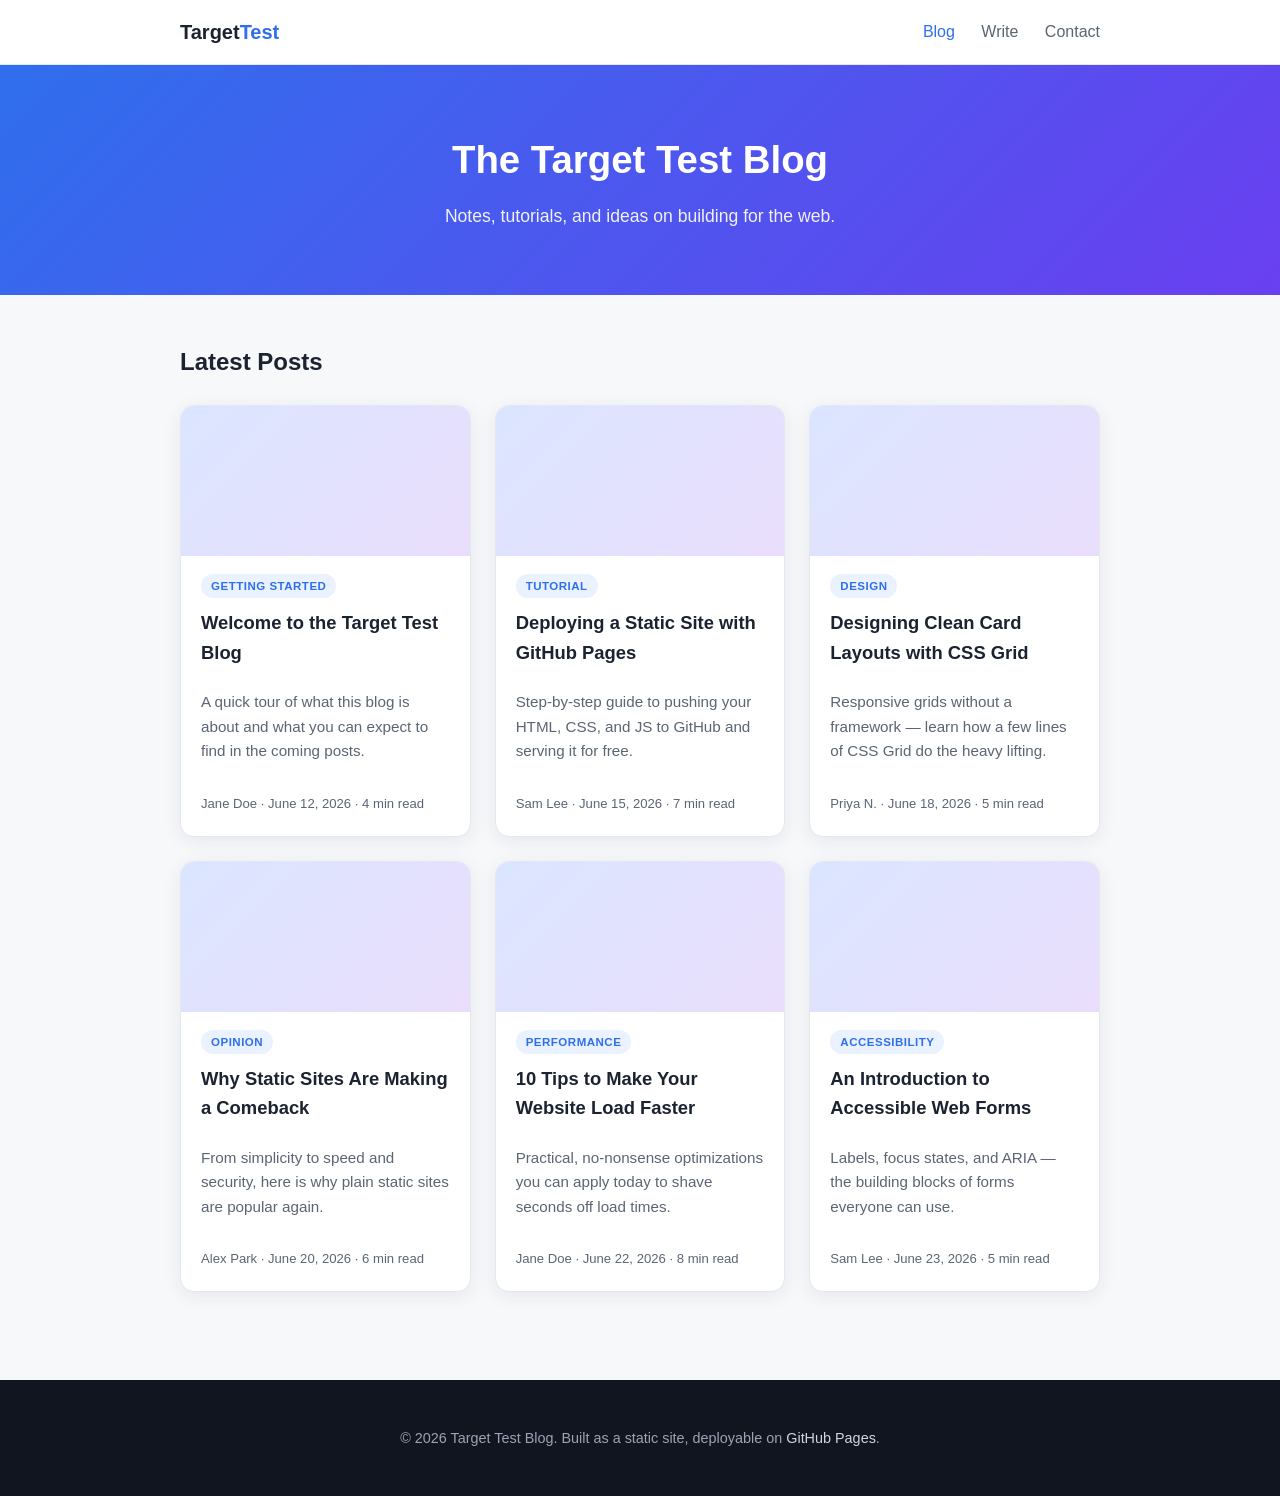
<file: index.html>
<!DOCTYPE html>
<html lang="en">
<head>
  <meta charset="UTF-8" />
  <meta name="viewport" content="width=device-width, initial-scale=1.0" />
  <title>Target Test Blog — Home</title>
  <link rel="stylesheet" href="css/style.css" />
  <script>
    
// AT_x0h0M8rffW9LOBzkKG51WxqqXo0
/**
 * @license
 * at.js 2.11.8 | (c) Adobe Systems Incorporated | All rights reserved
 * zepto.js | (c) 2010-2016 Thomas Fuchs | zeptojs.com/license
*/
window.adobe=window.adobe||{},window.adobe.target=function(){"use strict";var e=window,t=document,n=!t.documentMode||t.documentMode>=11;var r,o,i,c=t.compatMode&&"CSS1Compat"===t.compatMode&&n&&(r=window.navigator.userAgent,o=r.indexOf("MSIE ")>0,i=r.indexOf("Trident/")>0,!(o||i)),s=e.targetGlobalSettings;if(!c||s&&!1===s.enabled){function u(){}function a(e){var t={then:function(n,r){return n(e),t},catch:function(e){return t},finally:function(n){return n(e),t}};return t}return e.adobe=e.adobe||{},e.adobe.target={VERSION:"",event:{},getOffer:u,getOffers:a,applyOffer:u,applyOffers:a,sendNotifications:a,trackEvent:u,triggerView:u,registerExtension:u,init:u},e.mboxCreate=u,e.mboxDefine=u,e.mboxUpdate=u,"console"in e&&"warn"in e.console&&(c||e.console.warn("AT: Adobe Target content delivery is disabled. Update your DOCTYPE to support Standards mode."),e.console.warn("AT: Adobe Target content delivery is disabled in targetGlobalSettings.")),e.adobe.target}var f="undefined"!=typeof globalThis?globalThis:"undefined"!=typeof window?window:"undefined"!=typeof global?global:"undefined"!=typeof self?self:{};function l(e){if(e.__esModule)return e;var t=Object.defineProperty({},"__esModule",{value:!0});return Object.keys(e).forEach((function(n){var r=Object.getOwnPropertyDescriptor(e,n);Object.defineProperty(t,n,r.get?r:{enumerable:!0,get:function(){return e[n]}})})),t}
/*
	object-assign
	(c) Sindre Sorhus
	@license MIT
	*/var d=Object.getOwnPropertySymbols,p=Object.prototype.hasOwnProperty,h=Object.prototype.propertyIsEnumerable;function m(e){if(null==e)throw new TypeError("Object.assign cannot be called with null or undefined");return Object(e)}var g=function(){try{if(!Object.assign)return!1;var e=new String("abc");if(e[5]="de","5"===Object.getOwnPropertyNames(e)[0])return!1;for(var t={},n=0;n<10;n++)t["_"+String.fromCharCode(n)]=n;if("0123456789"!==Object.getOwnPropertyNames(t).map((function(e){return t[e]})).join(""))return!1;var r={};return"abcdefghijklmnopqrst".split("").forEach((function(e){r[e]=e})),"abcdefghijklmnopqrst"===Object.keys(Object.assign({},r)).join("")}catch(e){return!1}}()?Object.assign:function(e,t){for(var n,r,o=m(e),i=1;i<arguments.length;i++){for(var c in n=Object(arguments[i]))p.call(n,c)&&(o[c]=n[c]);if(d){r=d(n);for(var s=0;s<r.length;s++)h.call(n,r[s])&&(o[r[s]]=n[r[s]])}}return o};function v(e){return null==e}const{isArray:y}=Array,{prototype:b}=Object,{toString:x}=b;function w(e){return function(e){return x.call(e)}(e)}function S(e){const t=typeof e;return null!=e&&("object"===t||"function"===t)}function E(e){return!!S(e)&&"[object Function]"===w(e)}function T(e){return e}function C(e){return E(e)?e:T}function k(e){return v(e)?[]:Object.keys(e)}const I=(e,t)=>t.forEach(e),N=(e,t)=>{I(n=>e(t[n],n),k(t))},O=(e,t)=>t.filter(e),_=(e,t)=>{const n={};return N((t,r)=>{e(t,r)&&(n[r]=t)},t),n};function A(e,t){if(v(t))return[];return(y(t)?O:_)(C(e),t)}function P(e){return v(e)?[]:[].concat.apply([],e)}function q(e){var t=this;const n=e?e.length:0;let r=n;for(;r-=1;)if(!E(e[r]))throw new TypeError("Expected a function");return function(){let r=0;for(var o=arguments.length,i=new Array(o),c=0;c<o;c++)i[c]=arguments[c];let s=n?e[r].apply(t,i):i[0];for(;(r+=1)<n;)s=e[r].call(t,s);return s}}function M(e,t){if(v(t))return;(y(t)?I:N)(C(e),t)}function D(e){return null!=e&&"object"==typeof e}function R(e){return"string"==typeof e||!y(e)&&D(e)&&"[object String]"===w(e)}function L(e){if(!R(e))return-1;let t=0;const{length:n}=e;for(let r=0;r<n;r+=1)t=(t<<5)-t+e.charCodeAt(r)&4294967295;return t}function j(e){return null!=e&&function(e){return"number"==typeof e&&e>-1&&e%1==0&&e<=9007199254740991}(e.length)&&!E(e)}const V=(e,t)=>t.map(e);function H(e){return v(e)?[]:j(e)?R(e)?e.split(""):function(e){let t=0;const{length:n}=e,r=Array(n);for(;t<n;)r[t]=e[t],t+=1;return r}(e):(t=k(e),n=e,V(e=>n[e],t));var t,n}const{prototype:U}=Object,{hasOwnProperty:B}=U;function F(e){if(null==e)return!0;if(j(e)&&(y(e)||R(e)||E(e.splice)))return!e.length;for(const t in e)if(B.call(e,t))return!1;return!0}const{prototype:z}=String,{trim:$}=z;function J(e){return v(e)?"":$.call(e)}function Z(e){return R(e)?!J(e):F(e)}const G=e=>!Z(e);function K(e){return"number"==typeof e||D(e)&&"[object Number]"===w(e)}const{prototype:W}=Function,{prototype:X}=Object,{toString:Y}=W,{hasOwnProperty:Q}=X,ee=Y.call(Object);function te(e){if(!D(e)||"[object Object]"!==w(e))return!1;const t=function(e){return Object.getPrototypeOf(Object(e))}(e);if(null===t)return!0;const n=Q.call(t,"constructor")&&t.constructor;return"function"==typeof n&&n instanceof n&&Y.call(n)===ee}function ne(e,t){return y(t)?t.join(e||""):""}const re=(e,t)=>{const n={};return N((t,r)=>{n[r]=e(t,r)},t),n};function oe(e,t){if(v(t))return[];return(y(t)?V:re)(C(e),t)}function ie(){return(new Date).getTime()}const ce=(e,t,n)=>n.reduce(e,t),se=(e,t,n)=>{let r=t;return N((t,n)=>{r=e(r,t,n)},n),r};function ue(e,t,n){if(v(n))return t;return(y(n)?ce:se)(C(e),t,n)}const{prototype:ae}=Array,{reverse:fe}=ae;function le(e,t){return Z(t)?[]:t.split(e||"")}function de(e){let t=arguments.length>1&&void 0!==arguments[1]?arguments[1]:0;return setTimeout(e,Number(t)||0)}function pe(e){clearTimeout(e)}const he="server-side",me="edge",ge="local";function ve(e){return void 0===e}function ye(e){return!ve(e)}const be=()=>{},xe=e=>Promise.resolve(e);function we(e){return!!e.execute&&!!e.execute.pageLoad}function Se(e){return!!e.execute&&!!e.execute.mboxes&&e.execute.mboxes.length||0}function Ee(e){return!!e.prefetch&&!!e.prefetch.pageLoad}function Te(e){return!!e.prefetch&&!!e.prefetch.mboxes&&e.prefetch.mboxes.length||0}function Ce(e){return!!e.prefetch&&!!e.prefetch.views&&e.prefetch.views.length||0}function ke(e){let t=arguments.length>1&&void 0!==arguments[1]?arguments[1]:2;if(e&&K(e))return+e.toFixed(t)}function Ie(){let e=[];return{addEntry:function(t){e.push(t)},getAndClearEntries:function(){const t=e;return e=[],t},hasEntries:function(){return e.length>0}}}var Ne="undefined"!=typeof globalThis?globalThis:"undefined"!=typeof window?window:"undefined"!=typeof global?global:"undefined"!=typeof self?self:{};var Oe=function(e,t){return e(t={exports:{}},t.exports),t.exports}((function(e){(function(){var t,n,r,o,i,c;"undefined"!=typeof performance&&null!==performance&&performance.now?e.exports=function(){return performance.now()}:"undefined"!=typeof process&&null!==process&&process.hrtime?(e.exports=function(){return(t()-i)/1e6},n=process.hrtime,o=(t=function(){var e;return 1e9*(e=n())[0]+e[1]})(),c=1e9*process.uptime(),i=o-c):Date.now?(e.exports=function(){return Date.now()-r},r=Date.now()):(e.exports=function(){return(new Date).getTime()-r},r=(new Date).getTime())}).call(Ne)}));const _e=function(){let e={},t={},n={};function r(t){const n=(ye(e[t])?e[t]:0)+1;return e[t]=n,""+t+n}return{timeStart:function(e){let n=arguments.length>1&&void 0!==arguments[1]&&arguments[1];const o=n?r(e):e;return ve(t[o])&&(t[o]=Oe()),o},timeEnd:function(e){let r=arguments.length>1&&void 0!==arguments[1]?arguments[1]:0;if(ve(t[e]))return-1;const o=Oe()-t[e]-r;return n[e]=o,o},getTimings:()=>n,getTiming:e=>n[e],clearTiming:function(r){delete e[r],delete t[r],delete n[r]},reset:function(){e={},t={},n={}}}}();const Ae=new Uint8Array(256),Pe=function(){const e=window.crypto||window.msCrypto;return!v(e)&&e.getRandomValues&&E(e.getRandomValues)&&e.getRandomValues.bind(e)}();function qe(){return Pe(Ae)}const Me=function(){const e=[];for(let t=0;t<256;t+=1)e.push((t+256).toString(16).substr(1));return e}();function De(e){const t=e();return t[6]=15&t[6]|64,t[8]=63&t[8]|128,function(e){const t=[];for(let n=0;n<16;n+=1)t.push(Me[e[n]]);return ne("",t).toLowerCase()}(t)}function Re(){return De(qe)}const Le="type",je="content",Ve="selector",He="src",Ue='Adobe Target content delivery is disabled. Ensure that you can save cookies to your current domain, there is no "mboxDisable" cookie and there is no "mboxDisable" parameter in query string.',Be="options argument is required",Fe="Action has no content",ze="No actions to be rendered",$e="error",Je="valid",Ze="success",Ge="___target_traces",Ke="display";var We=document,Xe=window;const Ye=/^(?!0)(?!.*\.$)((1?\d?\d|25[0-5]|2[0-4]\d)(\.|$)){4}$/,Qe=/^(com|edu|gov|net|mil|org|nom|co|name|info|biz)$/i;let et={};const tt=["enabled","clientCode","imsOrgId","serverDomain","crossDomain","cookieDomain","timeout","mboxParams","globalMboxParams","defaultContentHiddenStyle","defaultContentVisibleStyle","deviceIdLifetime","bodyHiddenStyle","bodyHidingEnabled","selectorsPollingTimeout","visitorApiTimeout","overrideMboxEdgeServer","overrideMboxEdgeServerTimeout","optoutEnabled","optinEnabled","secureOnly","supplementalDataIdParamTimeout","authoringScriptUrl","urlSizeLimit","endpoint","pageLoadEnabled","viewsEnabled","analyticsLogging","serverState","decisioningMethod","pollingInterval","artifactLocation","artifactFormat","artifactPayload","environment","cdnEnvironment","telemetryEnabled","cdnBasePath","cspScriptNonce","cspStyleNonce","globalMboxName","allowHighEntropyClientHints","aepSandboxId","aepSandboxName","deviceDetectionEnabled"];function nt(e){if(function(e){return Ye.test(e)}(e))return e;const t=null==(n=le(".",e))?n:fe.call(n);var n;const r=t.length;return r>=3&&Qe.test(t[1])?t[2]+"."+t[1]+"."+t[0]:1===r?t[0]:t[1]+"."+t[0]}function rt(e,t,n){let r="";"file:"===e.location.protocol||(r=nt(e.location.hostname)),n.cookieDomain=r,n.enabled=function(e){const{compatMode:t}=e;return t&&"CSS1Compat"===t}(t)&&function(e){const{documentMode:t}=e;return!t||t>=10}(t),function(e,t){e.enabled&&(v(t.globalMboxAutoCreate)||(e.pageLoadEnabled=t.globalMboxAutoCreate),M(n=>{v(t[n])||(e[n]=t[n])},tt))}(n,e.targetGlobalSettings||{})}function ot(e){rt(Xe,We,e);const t="file:"===Xe.location.protocol;et=g({},e),et.deviceIdLifetime=e.deviceIdLifetime/1e3,et.sessionIdLifetime=e.sessionIdLifetime/1e3,et.scheme=et.secureOnly||t?"https:":""}function it(){return et}var ct={exports:{}};
/*!
	 * JavaScript Cookie v2.2.1
	 * https://github.com/js-cookie/js-cookie
	 *
	 * Copyright 2006, 2015 Klaus Hartl & Fagner Brack
	 * Released under the MIT license
	 */ct.exports=function(){function e(){for(var e=0,t={};e<arguments.length;e++){var n=arguments[e];for(var r in n)t[r]=n[r]}return t}function t(e){return e.replace(/(%[0-9A-Z]{2})+/g,decodeURIComponent)}return function n(r){function o(){}function i(t,n,i){if("undefined"!=typeof document){"number"==typeof(i=e({path:"/"},o.defaults,i)).expires&&(i.expires=new Date(1*new Date+864e5*i.expires)),i.expires=i.expires?i.expires.toUTCString():"";try{var c=JSON.stringify(n);/^[\{\[]/.test(c)&&(n=c)}catch(e){}n=r.write?r.write(n,t):encodeURIComponent(String(n)).replace(/%(23|24|26|2B|3A|3C|3E|3D|2F|3F|40|5B|5D|5E|60|7B|7D|7C)/g,decodeURIComponent),t=encodeURIComponent(String(t)).replace(/%(23|24|26|2B|5E|60|7C)/g,decodeURIComponent).replace(/[\(\)]/g,escape);var s="";for(var u in i)i[u]&&(s+="; "+u,!0!==i[u]&&(s+="="+i[u].split(";")[0]));return document.cookie=t+"="+n+s}}function c(e,n){if("undefined"!=typeof document){for(var o={},i=document.cookie?document.cookie.split("; "):[],c=0;c<i.length;c++){var s=i[c].split("="),u=s.slice(1).join("=");n||'"'!==u.charAt(0)||(u=u.slice(1,-1));try{var a=t(s[0]);if(u=(r.read||r)(u,a)||t(u),n)try{u=JSON.parse(u)}catch(e){}if(o[a]=u,e===a)break}catch(e){}}return e?o[e]:o}}return o.set=i,o.get=function(e){return c(e,!1)},o.getJSON=function(e){return c(e,!0)},o.remove=function(t,n){i(t,"",e(n,{expires:-1}))},o.defaults={},o.withConverter=n,o}((function(){}))}();var st=ct.exports,ut={get:st.get,set:st.set,remove:st.remove},at={};function ft(e,t){return Object.prototype.hasOwnProperty.call(e,t)}var lt=function(e){switch(typeof e){case"string":return e;case"boolean":return e?"true":"false";case"number":return isFinite(e)?e:"";default:return""}};at.decode=at.parse=function(e,t,n,r){t=t||"&",n=n||"=";var o={};if("string"!=typeof e||0===e.length)return o;var i=/\+/g;e=e.split(t);var c=1e3;r&&"number"==typeof r.maxKeys&&(c=r.maxKeys);var s=e.length;c>0&&s>c&&(s=c);for(var u=0;u<s;++u){var a,f,l,d,p=e[u].replace(i,"%20"),h=p.indexOf(n);h>=0?(a=p.substr(0,h),f=p.substr(h+1)):(a=p,f=""),l=decodeURIComponent(a),d=decodeURIComponent(f),ft(o,l)?Array.isArray(o[l])?o[l].push(d):o[l]=[o[l],d]:o[l]=d}return o},at.encode=at.stringify=function(e,t,n,r){return t=t||"&",n=n||"=",null===e&&(e=void 0),"object"==typeof e?Object.keys(e).map((function(r){var o=encodeURIComponent(lt(r))+n;return Array.isArray(e[r])?e[r].map((function(e){return o+encodeURIComponent(lt(e))})).join(t):o+encodeURIComponent(lt(e[r]))})).join(t):r?encodeURIComponent(lt(r))+n+encodeURIComponent(lt(e)):""};var dt=at,pt={parse:function(e){return"string"==typeof e&&(e=e.trim().replace(/^[?#&]/,"")),dt.parse(e)},stringify:function(e){return dt.stringify(e)}};const{parse:ht,stringify:mt}=pt,gt=We.createElement("a"),vt={};function yt(e){try{return window.URLSearchParams?[...new URLSearchParams(decodeURIComponent(e)).entries()].reduce((e,t)=>{let[n,r]=t;return e[n]=r,e},{}):ht(e)}catch(e){return{}}}function bt(e){try{return mt(e)}catch(e){return""}}function xt(e){try{return decodeURIComponent(e)}catch(t){return e}}function wt(e){try{return encodeURIComponent(e)}catch(t){return e}}function St(e){if(vt[e])return vt[e];gt.href=e;const t=function(e){let t=arguments.length>1&&void 0!==arguments[1]?arguments[1]:{};if(!e)return;const n={key:["source","protocol","authority","userInfo","user","password","host","port","relative","path","directory","file","query","anchor"],q:{name:"queryKey",parser:/(?:^|&)([^&=]*)=?([^&]*)/g},parser:{strict:/^(?:([^:/?#]+):)?(?:\/\/((?:(([^:@]*)(?::([^:@]*))?)?@)?([^:/?#]*)(?::(\d*))?))?((((?:[^?#/]*\/)*)([^?#]*))(?:\?([^#]*))?(?:#(.*))?)/,loose:/^(?:(?![^:@]+:[^:@/]*@)([^:/?#.]+):)?(?:\/\/)?((?:(([^:@]*)(?::([^:@]*))?)?@)?([^:/?#]*)(?::(\d*))?)(((\/(?:[^?#](?![^?#/]*\.[^?#/.]+(?:[?#]|$)))*\/?)?([^?#/]*))(?:\?([^#]*))?(?:#(.*))?)/}},r=n.parser[t.strictMode?"strict":"loose"].exec(e),o={};let i=14;for(;i--;)o[n.key[i]]=r[i]||"";return o[n.q.name]={},o[n.key[12]].replace(n.q.parser,(function(e,t,r){t&&(o[n.q.name][t]=r)})),o}(gt.href);return t.queryKey=yt(t.query),vt[e]=t,vt[e]}const{get:Et,set:Tt,remove:Ct}=ut;function kt(e,t,n){return{name:e,value:t,expires:n}}const It={};function Nt(e,t,n){Tt(e,t,n),It[e]=t.toString()}function Ot(e){return void 0!==It[e]||(It[e]=Et(e)),It[e]}function _t(e){const t=le("#",e);return F(t)||t.length<3||isNaN(parseInt(t[2],10))?null:kt(xt(t[0]),xt(t[1]),Number(t[2]))}let At,Pt={};function qt(){const e=Ot("mbox");if(At===e)return Pt;At=e;const t=oe(_t,Z(n=e)?[]:le("|",n));var n;const r=Math.ceil(ie()/1e3);return Pt=ue((e,t)=>(e[t.name]=t,e),{},A(e=>S(e)&&r<=e.expires,t)),Pt}let Mt={};function Dt(e){Mt=qt();const t=Mt[e];return S(t)?t.value:""}function Rt(e){return ne("#",[wt(e.name),wt(e.value),e.expires])}function Lt(e){return e.expires}function jt(e,t,n){Mt=e;const r=H(Mt),o=Math.abs(1e3*function(e){const t=oe(Lt,e);return Math.max.apply(null,t)}(r)-ie()),i=ne("|",oe(Rt,r)),c=new Date(ie()+o);Nt("mbox",i,g({domain:t,expires:c,secure:n},n?{sameSite:"None"}:{}))}function Vt(e){const{name:t,value:n,expires:r,domain:o,secure:i}=e;Mt||(Mt=qt()),Mt[t]=kt(t,n.toString(),Math.ceil(r+ie()/1e3)),jt(Mt,o,i)}function Ht(e,t,n){return function(e){return G(Ot(e))}(n)||function(e,t){const{location:n}=e,{search:r}=n,o=yt(r);return G(o[t])}(e,n)||function(e,t){const{referrer:n}=e;if(window.URL)return new URL(n,window.location).searchParams.has(t);const r=St(n).queryKey;return!v(r)&&G(r[t])}(t,n)}function Ut(){const e=it(),t=e.cookieDomain,n=e.secureOnly;Nt("at_check","true",g({domain:t,secure:n},n?{sameSite:"None"}:{}));const r="true"===Ot("at_check");var o;return Ct(o="at_check"),delete It[o],r}function Bt(){return it().enabled&&Ut()&&!Ht(Xe,We,"mboxDisable")}function Ft(){return Ht(Xe,We,"mboxDebug")}function zt(){return Ht(Xe,We,"mboxEdit")}const $t="AT:";function Jt(e,t){const{console:n}=e;return!v(n)&&E(n[t])}function Zt(e,t){const{console:n}=e;Jt(e,"warn")&&n.warn.apply(n,[$t].concat(t))}function Gt(e,t){const{console:n}=e;Jt(e,"debug")&&Ft()&&n.debug.apply(n,[$t].concat(t))}function Kt(){for(var e=arguments.length,t=new Array(e),n=0;n<e;n++)t[n]=arguments[n];Zt(Xe,t)}function Wt(){for(var e=arguments.length,t=new Array(e),n=0;n<e;n++)t[n]=arguments[n];Gt(Xe,t)}function Xt(e,t,n){const r=e[Ge]||[];if(e[Ge]=r,!n)return;const o=r.push;r.version="1",r.settings=function(e){return ue((t,n)=>(t[n]=e[n],t),{},tt)}(t),r.clientTraces=[],r.serverTraces=[],r.push=function(e){r.serverTraces.push(g({timestamp:ie()},e)),o.call(this,e)}}function Yt(e,t,n,r){"serverTraces"===t&&e[Ge].push(n),r&&"serverTraces"!==t&&e[Ge][t].push(g({timestamp:ie()},n))}function Qt(e){Yt(Xe,"serverTraces",e,Ft())}function en(e){Yt(Xe,"clientTraces",e,Ft())}var tn=setTimeout;function nn(e){return Boolean(e&&void 0!==e.length)}function rn(){}function on(e){if(!(this instanceof on))throw new TypeError("Promises must be constructed via new");if("function"!=typeof e)throw new TypeError("not a function");this._state=0,this._handled=!1,this._value=void 0,this._deferreds=[],ln(e,this)}function cn(e,t){for(;3===e._state;)e=e._value;0!==e._state?(e._handled=!0,on._immediateFn((function(){var n=1===e._state?t.onFulfilled:t.onRejected;if(null!==n){var r;try{r=n(e._value)}catch(e){return void un(t.promise,e)}sn(t.promise,r)}else(1===e._state?sn:un)(t.promise,e._value)}))):e._deferreds.push(t)}function sn(e,t){try{if(t===e)throw new TypeError("A promise cannot be resolved with itself.");if(t&&("object"==typeof t||"function"==typeof t)){var n=t.then;if(t instanceof on)return e._state=3,e._value=t,void an(e);if("function"==typeof n)return void ln((r=n,o=t,function(){r.apply(o,arguments)}),e)}e._state=1,e._value=t,an(e)}catch(t){un(e,t)}var r,o}function un(e,t){e._state=2,e._value=t,an(e)}function an(e){2===e._state&&0===e._deferreds.length&&on._immediateFn((function(){e._handled||on._unhandledRejectionFn(e._value)}));for(var t=0,n=e._deferreds.length;t<n;t++)cn(e,e._deferreds[t]);e._deferreds=null}function fn(e,t,n){this.onFulfilled="function"==typeof e?e:null,this.onRejected="function"==typeof t?t:null,this.promise=n}function ln(e,t){var n=!1;try{e((function(e){n||(n=!0,sn(t,e))}),(function(e){n||(n=!0,un(t,e))}))}catch(e){if(n)return;n=!0,un(t,e)}}on.prototype['catch']=function(e){return this.then(null,e)},on.prototype.then=function(e,t){var n=new this.constructor(rn);return cn(this,new fn(e,t,n)),n},on.prototype.finally=function(e){var t=this.constructor;return this.then((function(n){return t.resolve(e()).then((function(){return n}))}),(function(n){return t.resolve(e()).then((function(){return t.reject(n)}))}))},on.all=function(e){return new on((function(t,n){if(!nn(e))return n(new TypeError("Promise.all accepts an array"));var r=Array.prototype.slice.call(e);if(0===r.length)return t([]);var o=r.length;function i(e,c){try{if(c&&("object"==typeof c||"function"==typeof c)){var s=c.then;if("function"==typeof s)return void s.call(c,(function(t){i(e,t)}),n)}r[e]=c,0==--o&&t(r)}catch(e){n(e)}}for(var c=0;c<r.length;c++)i(c,r[c])}))},on.resolve=function(e){return e&&"object"==typeof e&&e.constructor===on?e:new on((function(t){t(e)}))},on.reject=function(e){return new on((function(t,n){n(e)}))},on.race=function(e){return new on((function(t,n){if(!nn(e))return n(new TypeError("Promise.race accepts an array"));for(var r=0,o=e.length;r<o;r++)on.resolve(e[r]).then(t,n)}))},on._immediateFn="function"==typeof setImmediate&&function(e){setImmediate(e)}||function(e){tn(e,0)},on._unhandledRejectionFn=function(e){"undefined"!=typeof console&&console&&console.warn("Possible Unhandled Promise Rejection:",e)};var dn=l(Object.freeze({__proto__:null,default:on})),pn="undefined"!=typeof window&&window.Promise||void 0!==f&&f.Promise||dn.default||dn,hn=function(e){var t=function(){var t,n,r,o,i,c=[],s=c.concat,u=c.filter,a=c.slice,f=e.document,l={},d={},p={"column-count":1,columns:1,"font-weight":1,"line-height":1,opacity:1,"z-index":1,zoom:1},h=/^\s*<(\w+|!)[^>]*>/,m=/^<(\w+)\s*\/?>(?:<\/\1>|)$/,g=/<(?!area|br|col|embed|hr|img|input|link|meta|param)(([\w:]+)[^>]*)\/>/gi,v=/^(?:body|html)$/i,y=/([A-Z])/g,b=["val","css","html","text","data","width","height","offset"],x=f.createElement("table"),w=f.createElement("tr"),S={tr:f.createElement("tbody"),tbody:x,thead:x,tfoot:x,td:w,th:w,"*":f.createElement("div")},E=/complete|loaded|interactive/,T=/^[\w-]*$/,C={},k=C.toString,I={},N=f.createElement("div"),O={tabindex:"tabIndex",readonly:"readOnly",'for':"htmlFor",'class':"className",maxlength:"maxLength",cellspacing:"cellSpacing",cellpadding:"cellPadding",rowspan:"rowSpan",colspan:"colSpan",usemap:"useMap",frameborder:"frameBorder",contenteditable:"contentEditable"},_=Array.isArray||function(e){return e instanceof Array};function A(e){return null==e?String(e):C[k.call(e)]||"object"}function P(e){return"function"==A(e)}function q(e){return null!=e&&e==e.window}function M(e){return null!=e&&e.nodeType==e.DOCUMENT_NODE}function D(e){return"object"==A(e)}function R(e){return D(e)&&!q(e)&&Object.getPrototypeOf(e)==Object.prototype}function L(e){var t=!!e&&"length"in e&&e.length,r=n.type(e);return"function"!=r&&!q(e)&&("array"==r||0===t||"number"==typeof t&&t>0&&t-1 in e)}function j(e){return e.replace(/::/g,"/").replace(/([A-Z]+)([A-Z][a-z])/g,"$1_$2").replace(/([a-z\d])([A-Z])/g,"$1_$2").replace(/_/g,"-").toLowerCase()}function V(e){return e in d?d[e]:d[e]=new RegExp("(^|\\s)"+e+"(\\s|$)")}function H(e,t){return"number"!=typeof t||p[j(e)]?t:t+"px"}function U(e){return"children"in e?a.call(e.children):n.map(e.childNodes,(function(e){if(1==e.nodeType)return e}))}function B(e,t){var n,r=e?e.length:0;for(n=0;n<r;n++)this[n]=e[n];this.length=r,this.selector=t||""}function F(e,n,r){for(t in n)r&&(R(n[t])||_(n[t]))?(R(n[t])&&!R(e[t])&&(e[t]={}),_(n[t])&&!_(e[t])&&(e[t]=[]),F(e[t],n[t],r)):void 0!==n[t]&&(e[t]=n[t])}function z(e,t){return null==t?n(e):n(e).filter(t)}function $(e,t,n,r){return P(t)?t.call(e,n,r):t}function J(e,t,n){null==n?e.removeAttribute(t):e.setAttribute(t,n)}function Z(e,t){var n=e.className||"",r=n&&void 0!==n.baseVal;if(void 0===t)return r?n.baseVal:n;r?n.baseVal=t:e.className=t}function K(e){try{return e?"true"==e||"false"!=e&&("null"==e?null:+e+""==e?+e:/^[\[\{]/.test(e)?n.parseJSON(e):e):e}catch(t){return e}}function W(e,t){t(e);for(var n=0,r=e.childNodes.length;n<r;n++)W(e.childNodes[n],t)}function X(e,t,n){const r=e.getElementsByTagName("script")[0];if(!r)return;const o=r.parentNode;if(!o)return;const i=e.createElement("script");i.innerHTML=t,G(n)&&i.setAttribute("nonce",n),o.appendChild(i),o.removeChild(i)}return I.matches=function(e,t){if(!t||!e||1!==e.nodeType)return!1;var n=e.matches||e.webkitMatchesSelector||e.mozMatchesSelector||e.oMatchesSelector||e.matchesSelector;if(n)return n.call(e,t);var r,o=e.parentNode,i=!o;return i&&(o=N).appendChild(e),r=~I.qsa(o,t).indexOf(e),i&&N.removeChild(e),r},o=function(e){return e.replace(/-+(.)?/g,(function(e,t){return t?t.toUpperCase():""}))},i=function(e){return u.call(e,(function(t,n){return e.indexOf(t)==n}))},I.fragment=function(e,t,r){var o,i,c;return m.test(e)&&(o=n(f.createElement(RegExp.$1))),o||(e.replace&&(e=e.replace(g,"<$1></$2>")),void 0===t&&(t=h.test(e)&&RegExp.$1),t in S||(t="*"),(c=S[t]).innerHTML=""+e,o=n.each(a.call(c.childNodes),(function(){c.removeChild(this)}))),R(r)&&(i=n(o),n.each(r,(function(e,t){b.indexOf(e)>-1?i[e](t):i.attr(e,t)}))),o},I.Z=function(e,t){return new B(e,t)},I.isZ=function(e){return e instanceof I.Z},I.init=function(e,t){var r,o;if(!e)return I.Z();if("string"==typeof e)if("<"==(e=e.trim())[0]&&h.test(e))r=I.fragment(e,RegExp.$1,t),e=null;else{if(void 0!==t)return n(t).find(e);r=I.qsa(f,e)}else{if(P(e))return n(f).ready(e);if(I.isZ(e))return e;if(_(e))o=e,r=u.call(o,(function(e){return null!=e}));else if(D(e))r=[e],e=null;else if(h.test(e))r=I.fragment(e.trim(),RegExp.$1,t),e=null;else{if(void 0!==t)return n(t).find(e);r=I.qsa(f,e)}}return I.Z(r,e)},(n=function(e,t){return I.init(e,t)}).extend=function(e){var t,n=a.call(arguments,1);return"boolean"==typeof e&&(t=e,e=n.shift()),n.forEach((function(n){F(e,n,t)})),e},I.qsa=function(e,t){var n,r="#"==t[0],o=!r&&"."==t[0],i=r||o?t.slice(1):t,c=T.test(i);return e.getElementById&&c&&r?(n=e.getElementById(i))?[n]:[]:1!==e.nodeType&&9!==e.nodeType&&11!==e.nodeType?[]:a.call(c&&!r&&e.getElementsByClassName?o?e.getElementsByClassName(i):e.getElementsByTagName(t):e.querySelectorAll(t))},n.contains=f.documentElement.contains?function(e,t){return e!==t&&e.contains(t)}:function(e,t){for(;t&&(t=t.parentNode);)if(t===e)return!0;return!1},n.type=A,n.isFunction=P,n.isWindow=q,n.isArray=_,n.isPlainObject=R,n.isEmptyObject=function(e){var t;for(t in e)return!1;return!0},n.isNumeric=function(e){var t=Number(e),n=typeof e;return null!=e&&"boolean"!=n&&("string"!=n||e.length)&&!isNaN(t)&&isFinite(t)||!1},n.inArray=function(e,t,n){return c.indexOf.call(t,e,n)},n.camelCase=o,n.trim=function(e){return null==e?"":String.prototype.trim.call(e)},n.uuid=0,n.support={},n.expr={},n.noop=function(){},n.map=function(e,t){var r,o,i,c,s=[];if(L(e))for(o=0;o<e.length;o++)null!=(r=t(e[o],o))&&s.push(r);else for(i in e)null!=(r=t(e[i],i))&&s.push(r);return(c=s).length>0?n.fn.concat.apply([],c):c},n.each=function(e,t){var n,r;if(L(e)){for(n=0;n<e.length;n++)if(!1===t.call(e[n],n,e[n]))return e}else for(r in e)if(!1===t.call(e[r],r,e[r]))return e;return e},n.grep=function(e,t){return u.call(e,t)},e.JSON&&(n.parseJSON=JSON.parse),n.each("Boolean Number String Function Array Date RegExp Object Error".split(" "),(function(e,t){C["[object "+t+"]"]=t.toLowerCase()})),n.fn={constructor:I.Z,length:0,forEach:c.forEach,reduce:c.reduce,push:c.push,sort:c.sort,splice:c.splice,indexOf:c.indexOf,concat:function(){var e,t,n=[];for(e=0;e<arguments.length;e++)t=arguments[e],n[e]=I.isZ(t)?t.toArray():t;return s.apply(I.isZ(this)?this.toArray():this,n)},map:function(e){return n(n.map(this,(function(t,n){return e.call(t,n,t)})))},slice:function(){return n(a.apply(this,arguments))},ready:function(e){return E.test(f.readyState)&&f.body?e(n):f.addEventListener("DOMContentLoaded",(function(){e(n)}),!1),this},get:function(e){return void 0===e?a.call(this):this[e>=0?e:e+this.length]},toArray:function(){return this.get()},size:function(){return this.length},remove:function(){return this.each((function(){null!=this.parentNode&&this.parentNode.removeChild(this)}))},each:function(e){for(var t,n=this.length,r=0;r<n&&(t=this[r],!1!==e.call(t,r,t));)r++;return this},filter:function(e){return P(e)?this.not(this.not(e)):n(u.call(this,(function(t){return I.matches(t,e)})))},add:function(e,t){return n(i(this.concat(n(e,t))))},is:function(e){return this.length>0&&I.matches(this[0],e)},not:function(e){var t=[];if(P(e)&&void 0!==e.call)this.each((function(n){e.call(this,n)||t.push(this)}));else{var r="string"==typeof e?this.filter(e):L(e)&&P(e.item)?a.call(e):n(e);this.forEach((function(e){r.indexOf(e)<0&&t.push(e)}))}return n(t)},has:function(e){return this.filter((function(){return D(e)?n.contains(this,e):n(this).find(e).size()}))},eq:function(e){return-1===e?this.slice(e):this.slice(e,+e+1)},first:function(){var e=this[0];return e&&!D(e)?e:n(e)},last:function(){var e=this[this.length-1];return e&&!D(e)?e:n(e)},find:function(e){var t=this;return e?"object"==typeof e?n(e).filter((function(){var e=this;return c.some.call(t,(function(t){return n.contains(t,e)}))})):1==this.length?n(I.qsa(this[0],e)):this.map((function(){return I.qsa(this,e)})):n()},closest:function(e,t){var r=[],o="object"==typeof e&&n(e);return this.each((function(n,i){for(;i&&!(o?o.indexOf(i)>=0:I.matches(i,e));)i=i!==t&&!M(i)&&i.parentNode;i&&r.indexOf(i)<0&&r.push(i)})),n(r)},parents:function(e){for(var t=[],r=this;r.length>0;)r=n.map(r,(function(e){if((e=e.parentNode)&&!M(e)&&t.indexOf(e)<0)return t.push(e),e}));return z(t,e)},parent:function(e){return z(i(this.pluck("parentNode")),e)},children:function(e){return z(this.map((function(){return U(this)})),e)},contents:function(){return this.map((function(){return this.contentDocument||a.call(this.childNodes)}))},siblings:function(e){return z(this.map((function(e,t){return u.call(U(t.parentNode),(function(e){return e!==t}))})),e)},empty:function(){return this.each((function(){this.innerHTML=""}))},pluck:function(e){return n.map(this,(function(t){return t[e]}))},show:function(){return this.each((function(){var e,t,n;"none"==this.style.display&&(this.style.display=""),"none"==getComputedStyle(this,"").getPropertyValue("display")&&(this.style.display=(e=this.nodeName,l[e]||(t=f.createElement(e),f.body.appendChild(t),n=getComputedStyle(t,"").getPropertyValue("display"),t.parentNode.removeChild(t),"none"==n&&(n="block"),l[e]=n),l[e]))}))},replaceWith:function(e){return this.before(e).remove()},wrap:function(e){var t=P(e);if(this[0]&&!t)var r=n(e).get(0),o=r.parentNode||this.length>1;return this.each((function(i){n(this).wrapAll(t?e.call(this,i):o?r.cloneNode(!0):r)}))},wrapAll:function(e){if(this[0]){var t;for(n(this[0]).before(e=n(e));(t=e.children()).length;)e=t.first();n(e).append(this)}return this},wrapInner:function(e){var t=P(e);return this.each((function(r){var o=n(this),i=o.contents(),c=t?e.call(this,r):e;i.length?i.wrapAll(c):o.append(c)}))},unwrap:function(){return this.parent().each((function(){n(this).replaceWith(n(this).children())})),this},clone:function(){return this.map((function(){return this.cloneNode(!0)}))},hide:function(){return this.css("display","none")},toggle:function(e){return this.each((function(){var t=n(this);(void 0===e?"none"==t.css("display"):e)?t.show():t.hide()}))},prev:function(e){return n(this.pluck("previousElementSibling")).filter(e||"*")},next:function(e){return n(this.pluck("nextElementSibling")).filter(e||"*")},html:function(e){return 0 in arguments?this.each((function(t){var r=this.innerHTML;n(this).empty().append($(this,e,t,r))})):0 in this?this[0].innerHTML:null},text:function(e){return 0 in arguments?this.each((function(t){var n=$(this,e,t,this.textContent);this.textContent=null==n?"":""+n})):0 in this?this.pluck("textContent").join(""):null},attr:function(e,n){var r;return"string"!=typeof e||1 in arguments?this.each((function(r){if(1===this.nodeType)if(D(e))for(t in e)J(this,t,e[t]);else J(this,e,$(this,n,r,this.getAttribute(e)))})):0 in this&&1==this[0].nodeType&&null!=(r=this[0].getAttribute(e))?r:void 0},removeAttr:function(e){return this.each((function(){1===this.nodeType&&e.split(" ").forEach((function(e){J(this,e)}),this)}))},prop:function(e,t){return e=O[e]||e,1 in arguments?this.each((function(n){this[e]=$(this,t,n,this[e])})):this[0]&&this[0][e]},removeProp:function(e){return e=O[e]||e,this.each((function(){delete this[e]}))},data:function(e,t){var n="data-"+e.replace(y,"-$1").toLowerCase(),r=1 in arguments?this.attr(n,t):this.attr(n);return null!==r?K(r):void 0},val:function(e){return 0 in arguments?(null==e&&(e=""),this.each((function(t){this.value=$(this,e,t,this.value)}))):this[0]&&(this[0].multiple?n(this[0]).find("option").filter((function(){return this.selected})).pluck("value"):this[0].value)},offset:function(t){if(t)return this.each((function(e){var r=n(this),o=$(this,t,e,r.offset()),i=r.offsetParent().offset(),c={top:o.top-i.top,left:o.left-i.left};"static"==r.css("position")&&(c.position="relative"),r.css(c)}));if(!this.length)return null;if(f.documentElement!==this[0]&&!n.contains(f.documentElement,this[0]))return{top:0,left:0};var r=this[0].getBoundingClientRect();return{left:r.left+e.pageXOffset,top:r.top+e.pageYOffset,width:Math.round(r.width),height:Math.round(r.height)}},css:function(e,r){if(arguments.length<2){var i=this[0];if("string"==typeof e){if(!i)return;return i.style[o(e)]||getComputedStyle(i,"").getPropertyValue(e)}if(_(e)){if(!i)return;var c={},s=getComputedStyle(i,"");return n.each(e,(function(e,t){c[t]=i.style[o(t)]||s.getPropertyValue(t)})),c}}var u="";if("string"==A(e))r||0===r?u=j(e)+":"+H(e,r):this.each((function(){this.style.removeProperty(j(e))}));else for(t in e)e[t]||0===e[t]?u+=j(t)+":"+H(t,e[t])+";":this.each((function(){this.style.removeProperty(j(t))}));return this.each((function(){this.style.cssText+=";"+u}))},index:function(e){return e?this.indexOf(n(e)[0]):this.parent().children().indexOf(this[0])},hasClass:function(e){return!!e&&c.some.call(this,(function(e){return this.test(Z(e))}),V(e))},addClass:function(e){return e?this.each((function(t){if("className"in this){r=[];var o=Z(this);$(this,e,t,o).split(/\s+/g).forEach((function(e){n(this).hasClass(e)||r.push(e)}),this),r.length&&Z(this,o+(o?" ":"")+r.join(" "))}})):this},removeClass:function(e){return this.each((function(t){if("className"in this){if(void 0===e)return Z(this,"");r=Z(this),$(this,e,t,r).split(/\s+/g).forEach((function(e){r=r.replace(V(e)," ")})),Z(this,r.trim())}}))},toggleClass:function(e,t){return e?this.each((function(r){var o=n(this);$(this,e,r,Z(this)).split(/\s+/g).forEach((function(e){(void 0===t?!o.hasClass(e):t)?o.addClass(e):o.removeClass(e)}))})):this},scrollTop:function(e){if(this.length){var t="scrollTop"in this[0];return void 0===e?t?this[0].scrollTop:this[0].pageYOffset:this.each(t?function(){this.scrollTop=e}:function(){this.scrollTo(this.scrollX,e)})}},scrollLeft:function(e){if(this.length){var t="scrollLeft"in this[0];return void 0===e?t?this[0].scrollLeft:this[0].pageXOffset:this.each(t?function(){this.scrollLeft=e}:function(){this.scrollTo(e,this.scrollY)})}},position:function(){if(this.length){var e=this[0],t=this.offsetParent(),r=this.offset(),o=v.test(t[0].nodeName)?{top:0,left:0}:t.offset();return r.top-=parseFloat(n(e).css("margin-top"))||0,r.left-=parseFloat(n(e).css("margin-left"))||0,o.top+=parseFloat(n(t[0]).css("border-top-width"))||0,o.left+=parseFloat(n(t[0]).css("border-left-width"))||0,{top:r.top-o.top,left:r.left-o.left}}},offsetParent:function(){return this.map((function(){for(var e=this.offsetParent||f.body;e&&!v.test(e.nodeName)&&"static"==n(e).css("position");)e=e.offsetParent;return e}))}},n.fn.detach=n.fn.remove,["width","height"].forEach((function(e){var t=e.replace(/./,(function(e){return e[0].toUpperCase()}));n.fn[e]=function(r){var o,i=this[0];return void 0===r?q(i)?i["inner"+t]:M(i)?i.documentElement["scroll"+t]:(o=this.offset())&&o[e]:this.each((function(t){(i=n(this)).css(e,$(this,r,t,i[e]()))}))}})),["after","prepend","before","append"].forEach((function(e,t){var r=t%2;n.fn[e]=function(){var e,o,i=n.map(arguments,(function(t){var r=[];return"array"==(e=A(t))?(t.forEach((function(e){return void 0!==e.nodeType?r.push(e):n.zepto.isZ(e)?r=r.concat(e.get()):void(r=r.concat(I.fragment(e)))})),r):"object"==e||null==t?t:I.fragment(t)})),c=this.length>1;return i.length<1?this:this.each((function(e,s){o=r?s:s.parentNode,s=0==t?s.nextSibling:1==t?s.firstChild:2==t?s:null;const u=n.contains(f.documentElement,o),a=/^(text|application)\/(javascript|ecmascript)$/,l=it(),d=l.cspScriptNonce,p=l.cspStyleNonce;i.forEach((function(e){if(c)e=e.cloneNode(!0);else if(!o)return n(e).remove();G(d)&&"SCRIPT"===e.tagName&&e.setAttribute("nonce",d),G(p)&&"STYLE"===e.tagName&&e.setAttribute("nonce",p),o.insertBefore(e,s),u&&W(e,(function(e){null==e.nodeName||"SCRIPT"!==e.nodeName.toUpperCase()||e.type&&!a.test(e.type.toLowerCase())||e.src||X(f,e.innerHTML,e.nonce)}))}))}))},n.fn[r?e+"To":"insert"+(t?"Before":"After")]=function(t){return n(t)[e](this),this}})),I.Z.prototype=B.prototype=n.fn,I.uniq=i,I.deserializeValue=K,n.zepto=I,n}();return function(t){var n=1,r=Array.prototype.slice,o=t.isFunction,i=function(e){return"string"==typeof e},c={},s={},u="onfocusin"in e,a={focus:"focusin",blur:"focusout"},f={mouseenter:"mouseover",mouseleave:"mouseout"};function l(e){return e._zid||(e._zid=n++)}function d(e,t,n,r){if((t=p(t)).ns)var o=(i=t.ns,new RegExp("(?:^| )"+i.replace(" "," .* ?")+"(?: |$)"));var i;return(c[l(e)]||[]).filter((function(e){return e&&(!t.e||e.e==t.e)&&(!t.ns||o.test(e.ns))&&(!n||l(e.fn)===l(n))&&(!r||e.sel==r)}))}function p(e){var t=(""+e).split(".");return{e:t[0],ns:t.slice(1).sort().join(" ")}}function h(e,t){return e.del&&!u&&e.e in a||!!t}function m(e){return f[e]||u&&a[e]||e}function g(e,n,r,o,i,s,u){var a=l(e),d=c[a]||(c[a]=[]);n.split(/\s/).forEach((function(n){if("ready"==n)return t(document).ready(r);var c=p(n);c.fn=r,c.sel=i,c.e in f&&(r=function(e){var n=e.relatedTarget;if(!n||n!==this&&!t.contains(this,n))return c.fn.apply(this,arguments)}),c.del=s;var a=s||r;c.proxy=function(t){if(!(t=S(t)).isImmediatePropagationStopped()){t.data=o;var n=a.apply(e,null==t._args?[t]:[t].concat(t._args));return!1===n&&(t.preventDefault(),t.stopPropagation()),n}},c.i=d.length,d.push(c),"addEventListener"in e&&e.addEventListener(m(c.e),c.proxy,h(c,u))}))}function v(e,t,n,r,o){var i=l(e);(t||"").split(/\s/).forEach((function(t){d(e,t,n,r).forEach((function(t){delete c[i][t.i],"removeEventListener"in e&&e.removeEventListener(m(t.e),t.proxy,h(t,o))}))}))}s.click=s.mousedown=s.mouseup=s.mousemove="MouseEvents",t.event={add:g,remove:v},t.proxy=function(e,n){var c=2 in arguments&&r.call(arguments,2);if(o(e)){var s=function(){return e.apply(n,c?c.concat(r.call(arguments)):arguments)};return s._zid=l(e),s}if(i(n))return c?(c.unshift(e[n],e),t.proxy.apply(null,c)):t.proxy(e[n],e);throw new TypeError("expected function")},t.fn.bind=function(e,t,n){return this.on(e,t,n)},t.fn.unbind=function(e,t){return this.off(e,t)},t.fn.one=function(e,t,n,r){return this.on(e,t,n,r,1)};var y=function(){return!0},b=function(){return!1},x=/^([A-Z]|returnValue$|layer[XY]$|webkitMovement[XY]$)/,w={preventDefault:"isDefaultPrevented",stopImmediatePropagation:"isImmediatePropagationStopped",stopPropagation:"isPropagationStopped"};function S(e,n){if(n||!e.isDefaultPrevented){n||(n=e),t.each(w,(function(t,r){var o=n[t];e[t]=function(){return this[r]=y,o&&o.apply(n,arguments)},e[r]=b}));try{e.timeStamp||(e.timeStamp=(new Date).getTime())}catch(e){}(void 0!==n.defaultPrevented?n.defaultPrevented:"returnValue"in n?!1===n.returnValue:n.getPreventDefault&&n.getPreventDefault())&&(e.isDefaultPrevented=y)}return e}function E(e){var t,n={originalEvent:e};for(t in e)x.test(t)||void 0===e[t]||(n[t]=e[t]);return S(n,e)}t.fn.delegate=function(e,t,n){return this.on(t,e,n)},t.fn.undelegate=function(e,t,n){return this.off(t,e,n)},t.fn.live=function(e,n){return t(document.body).delegate(this.selector,e,n),this},t.fn.die=function(e,n){return t(document.body).undelegate(this.selector,e,n),this},t.fn.on=function(e,n,c,s,u){var a,f,l=this;return e&&!i(e)?(t.each(e,(function(e,t){l.on(e,n,c,t,u)})),l):(i(n)||o(s)||!1===s||(s=c,c=n,n=void 0),void 0!==s&&!1!==c||(s=c,c=void 0),!1===s&&(s=b),l.each((function(o,i){u&&(a=function(e){return v(i,e.type,s),s.apply(this,arguments)}),n&&(f=function(e){var o,c=t(e.target).closest(n,i).get(0);if(c&&c!==i)return o=t.extend(E(e),{currentTarget:c,liveFired:i}),(a||s).apply(c,[o].concat(r.call(arguments,1)))}),g(i,e,s,c,n,f||a)})))},t.fn.off=function(e,n,r){var c=this;return e&&!i(e)?(t.each(e,(function(e,t){c.off(e,n,t)})),c):(i(n)||o(r)||!1===r||(r=n,n=void 0),!1===r&&(r=b),c.each((function(){v(this,e,r,n)})))},t.fn.trigger=function(e,n){return(e=i(e)||t.isPlainObject(e)?t.Event(e):S(e))._args=n,this.each((function(){e.type in a&&"function"==typeof this[e.type]?this[e.type]():"dispatchEvent"in this?this.dispatchEvent(e):t(this).triggerHandler(e,n)}))},t.fn.triggerHandler=function(e,n){var r,o;return this.each((function(c,s){(r=E(i(e)?t.Event(e):e))._args=n,r.target=s,t.each(d(s,e.type||e),(function(e,t){if(o=t.proxy(r),r.isImmediatePropagationStopped())return!1}))})),o},"focusin focusout focus blur load resize scroll unload click dblclick mousedown mouseup mousemove mouseover mouseout mouseenter mouseleave change select keydown keypress keyup error".split(" ").forEach((function(e){t.fn[e]=function(t){return 0 in arguments?this.bind(e,t):this.trigger(e)}})),t.Event=function(e,t){i(e)||(e=(t=e).type);var n=document.createEvent(s[e]||"Events"),r=!0;if(t)for(var o in t)"bubbles"==o?r=!!t[o]:n[o]=t[o];return n.initEvent(e,r,!0),S(n)}}(t),function(){try{getComputedStyle(void 0)}catch(n){var t=getComputedStyle;e.getComputedStyle=function(e,n){try{return t(e,n)}catch(e){return null}}}}(),function(e){var t=e.zepto,n=t.qsa,r=/^\s*>/,o="Zepto"+ +new Date,i=function(t,i){var c,s,u=i;try{u?r.test(u)&&(s=e(t).addClass(o),u="."+o+" "+u):u="*",c=n(t,u)}catch(e){throw e}finally{s&&s.removeClass(o)}return c};t.qsa=function(e,t){var n=t.split(":shadow");if(n.length<2)return i(e,t);for(var r=e,o=0;o<n.length;o++){var c=n[o].trim();if(""!==c){if(0===c.indexOf(">")){var s=":host ";(r instanceof Element||r instanceof HTMLDocument)&&(s=":scope "),c=s+c}var u=i(r,c);if(0===u.length||!u[0]||!u[0].shadowRoot)return u;r=u[0].shadowRoot}else r=r.shadowRoot}}}(t),t}(window);const mn=Xe.MutationObserver||Xe.WebkitMutationObserver;function gn(){return E(mn)}function vn(e){return new mn(e)}function yn(){const e=We.createTextNode(""),t=[];return vn(()=>{const e=t.length;for(let n=0;n<e;n+=1)t[n]();t.splice(0,e)}).observe(e,{characterData:!0}),n=>{t.push(n),e.textContent=e.textContent.length>0?"":"a"}}function bn(e){return new pn(e)}function xn(e){return pn.resolve(e)}function wn(e){return pn.reject(e)}function Sn(e){return y(e)?pn.all(e):wn(new TypeError("Expected an array of promises"))}function En(e,t,n){let r=-1;const o=bn((e,o)=>{r=de(()=>o(new Error(n)),t)});return(i=[e,o],y(i)?pn.race(i):wn(new TypeError("Expected an array of promises"))).then(e=>(pe(r),e),e=>{throw pe(r),e});var i}function Tn(e){if(v(e.adobe))return!1;const t=e.adobe;if(v(t.optIn))return!1;const n=t.optIn;return E(n.fetchPermissions)&&E(n.isApproved)}function Cn(e,t){if(!Tn(e))return!0;const n=e.adobe.optIn,r=(e.adobe.optIn.Categories||{})[t];return n.isApproved(r)}function kn(){const e=it().optinEnabled;return function(e,t){return!!t&&Tn(e)}(Xe,e)}function In(){return Cn(Xe,"TARGET")}function Nn(){return function(e,t){if(!Tn(e))return xn(!0);const n=e.adobe.optIn,r=(e.adobe.optIn.Categories||{})[t];return bn((e,t)=>{n.fetchPermissions(()=>{n.isApproved(r)?e(!0):t("Adobe Target is not opted in")},!0)})}(Xe,"TARGET")}pn._setImmediateFn&&(gn()?pn._setImmediateFn(yn()):-1!==Xe.navigator.userAgent.indexOf("MSIE 10")&&pn._setImmediateFn(e=>{let t=hn("<script>");t.on("readystatechange",()=>{t.on("readystatechange",null),t.remove(),t=null,e()}),hn(We.documentElement).append(t)}));const On=Re();function _n(e){!function(e,t){Vt({name:"session",value:e,expires:t.sessionIdLifetime,domain:t.cookieDomain,secure:t.secureOnly})}(e,it())}const An=function(e,t){let n=0;return function(){const r=Date.now();r-n>=t&&(e(...arguments),n=r)}}(e=>_n(e),300);function Pn(){if(kn()&&!In())return On;const e=function(){const{location:e}=Xe,{search:t}=e;return yt(t).mboxSession}();if(G(e))return _n(e),Dt("session");const t=Dt("session");return Z(t)?_n(On):An(t),Dt("session")}function qn(){return Dt("PC")}const Mn=/.*\.(\d+)_\d+/;function Dn(e){const t=it();if(!t.overrideMboxEdgeServer)return;const n=t.cookieDomain,r=new Date(ie()+t.overrideMboxEdgeServerTimeout),o=t.secureOnly,i=Ot("mboxEdgeCluster"),c=g({domain:n,expires:r,secure:o},o?{sameSite:"None"}:{});if(G(i))return void Nt("mboxEdgeCluster",i,c);const s=function(e){if(Z(e))return"";const t=Mn.exec(e);return F(t)||2!==t.length?"":t[1]}(e);Z(s)||Nt("mboxEdgeCluster",s,c)}function Rn(e,t,n,r){const o=new e.CustomEvent(n,{detail:r});t.dispatchEvent(o)}!function(e,t){function n(e,n){const r=t.createEvent("CustomEvent");return n=n||{bubbles:!1,cancelable:!1,detail:void 0},r.initCustomEvent(e,n.bubbles,n.cancelable,n.detail),r}E(e.CustomEvent)||(n.prototype=e.Event.prototype,e.CustomEvent=n)}(Xe,We);function Ln(e,t){let n;try{n=JSON.parse(JSON.stringify(t))}catch(e){n=t}const{mbox:r,error:o,url:i,analyticsDetails:c,responseTokens:s,execution:u}=n,a={type:e,tracking:function(e,t){const n=e(),r=t(),o={};return o.sessionId=n,G(r)?(o.deviceId=r,o):o}(Pn,qn)};return v(r)||(a.mbox=r),v(o)||(a.error=o),v(i)||(a.url=i),F(c)||(a.analyticsDetails=c),F(s)||(a.responseTokens=s),F(u)||(a.execution=u),a}function jn(e){const t=Ln("at-request-start",e);Rn(Xe,We,"at-request-start",t)}function Vn(e,t){const n=Ln("at-request-succeeded",e);n.redirect=t,Rn(Xe,We,"at-request-succeeded",n)}function Hn(e){const t=Ln("at-request-failed",e);Rn(Xe,We,"at-request-failed",t)}function Un(e){const t=Ln("at-content-rendering-start",e);Rn(Xe,We,"at-content-rendering-start",t)}function Bn(e){const t=Ln("at-content-rendering-succeeded",e);Rn(Xe,We,"at-content-rendering-succeeded",t)}function Fn(e){const t=Ln("at-content-rendering-failed",e);Rn(Xe,We,"at-content-rendering-failed",t)}function zn(e){const t=Ln("at-content-rendering-no-offers",e);Rn(Xe,We,"at-content-rendering-no-offers",t)}function $n(e){const t=Ln("at-content-rendering-redirect",e);Rn(Xe,We,"at-content-rendering-redirect",t)}var Jn=pn,Zn=function(e){var t=document.createElement("script");t.src=e,t.async=!0;var n=function(e,t){return new Jn((function(n,r){t.onload=function(){n(t)},t.onerror=function(){r(new Error("Failed to load script "+e))}}))}(e,t);return document.getElementsByTagName("head")[0].appendChild(t),n};function Gn(e){return D(e)&&1===e.nodeType&&!te(e)}const Kn=":eq(".length,Wn=/((\.|#)(-)?\d{1})/g;function Xn(e){const t=e.charAt(0),n=e.charAt(1),r=e.charAt(2),o={key:e};return o.val="-"===n?""+t+n+"\\3"+r+" ":t+"\\3"+n+" ",o}function Yn(e){if(Gn(e))return hn(e);if(!R(e))return hn(e);const t=function(e){const t=e.match(Wn);return F(t)?e:ue((e,t)=>e.replace(t.key,t.val),e,oe(Xn,t))}(e);if(-1===t.indexOf(":eq("))return hn(t);const n=function(e){const t=[];let n,r,o,i,c=J(e),s=c.indexOf(":eq(");for(;-1!==s;)n=J(c.substring(0,s)),r=J(c.substring(s)),i=r.indexOf(")"),o=J(r.substring(Kn,i)),c=J(r.substring(i+1)),s=c.indexOf(":eq("),n&&o&&t.push({sel:n,eq:Number(o)});return c&&t.push({sel:c}),t}(t);return ue((e,t)=>{const{sel:n,eq:r}=t;return e=e.find(n),K(r)&&(e=e.eq(r)),e},hn(We),n)}function Qn(e){return Yn(e).length>0}function er(e){return hn("<div/>").append(e)}function tr(e){return Yn(e).parent()}function nr(e,t){return Yn(t).find(e)}const rr="clickHandlerForExperienceEditor";function or(){if(!zt())return;Xe._AT=Xe._AT||{},Xe._AT.querySelectorAll=Yn;const e=it().authoringScriptUrl;Wt("Loading target-vec.js"),Zn(e).then(()=>{We.addEventListener("click",e=>{E(Xe._AT[rr])&&Xe._AT[rr](e)},!0)})['catch'](()=>Kt("Unable to load target-vec.js"))}const ir=e=>!v(e);function cr(e){const t=function(e){return parseInt(e,10)}(e);return isNaN(t)?null:t}function sr(e){return le("_",e)}function ur(e){const t=le("_",e),n=cr(t[0]);if(v(n))return null;const r={};r.activityIndex=n;const o=cr(t[1]);return v(o)||(r.experienceIndex=o),r}function ar(e){return A(ir,oe(ur,e))}function fr(e){const t=yt(e),n=t.at_preview_token;if(Z(n))return null;const r={};r.token=n;const o=t.at_preview_listed_activities_only;G(o)&&"true"===o&&(r.listedActivitiesOnly=!0);const i=t.at_preview_evaluate_as_true_audience_ids;G(i)&&(r.evaluateAsTrueAudienceIds=sr(i));const c=t.at_preview_evaluate_as_false_audience_ids;G(c)&&(r.evaluateAsFalseAudienceIds=sr(c));const s=t.at_preview_index;return F(s)||(r.previewIndexes=y(u=s)?ar(u):ar([u])),r;var u}function lr(e){const t=function(e){const t=yt(e).at_preview;return Z(t)?null:{token:t}}(e.location.search);if(v(t))return;const n=new Date(ie()+186e4),r=it().secureOnly,o=g({expires:n,secure:r},r?{sameSite:"None"}:{});Nt("at_preview_mode",JSON.stringify(t),o)}function dr(e){return Yn(e).empty().remove()}function pr(e,t){return Yn(t).after(e)}function hr(e,t){return Yn(t).before(e)}function mr(e,t){return Yn(t).append(e)}function gr(e){return Yn(e).html()}function vr(e,t){return'<style id="'+e+'" class="at-flicker-control">'+t+"</style>"}function yr(e,t){if(F(t))return;const n=A(e=>!Qn("#at-"+L(e)),t);if(F(n))return;const r=e.defaultContentHiddenStyle;mr(ne("\n",oe(e=>function(e,t){return vr("at-"+L(t),t+" {"+e+"}")}(r,e),n)),"head")}function br(e,t){if(F(t)||Qn("#at-views"))return;mr(function(e,t){return vr("at-views",t+" {"+e+"}")}(e.defaultContentHiddenStyle,ne(", ",t)),"head")}function xr(){!function(e){if(!0!==e.bodyHidingEnabled)return;if(Qn("#at-body-style"))return;mr(vr("at-body-style",e.bodyHiddenStyle),"head")}(it())}function wr(){!function(e){!0===e.bodyHidingEnabled&&Qn("#at-body-style")&&dr("#at-body-style")}(it())}function Sr(e){return!v(e.id)}function Er(e){return!v(e.authState)}function Tr(e){return Sr(e)||Er(e)}function Cr(e,t){return ue((e,n,r)=>{const o={};return o.integrationCode=r,Sr(n)&&(o.id=n.id),Er(n)&&(o.authenticatedState=function(e){switch(e){case 0:return"unknown";case 1:return"authenticated";case 2:return"logged_out";default:return"unknown"}}(n.authState)),o[Le]=t,function(e){return e.primary}(n)&&(o.primary=!0),e.push(o),e},[],A(Tr,e))}function kr(e){if(v(e))return[];if(!E(e.getCustomerIDs))return[];const t=e.getCustomerIDs(!0);return S(t)?function(e){if(!e.nameSpaces&&!e.dataSources)return Cr(e,"DS");const t=[];return e.nameSpaces&&t.push.apply(t,Cr(e.nameSpaces,"NS")),e.dataSources&&t.push.apply(t,Cr(e.dataSources,"DS")),t}(t):[]}function Ir(e){return Wt("Visitor API requests error",e),{}}function Nr(e,t,n){if(v(e))return xn({});return En(function(e,t){if(!E(e.getVisitorValues))return xn({});const n=["MCMID","MCAAMB","MCAAMLH"];return t&&n.push("MCOPTOUT"),bn(t=>{e.getVisitorValues(e=>t(e),n)})}(e,n),t,"Visitor API requests timed out")['catch'](Ir)}function Or(e,t){return v(e)?{}:function(e,t){if(!E(e.getVisitorValues))return{};const n=["MCMID","MCAAMB","MCAAMLH"];t&&n.push("MCOPTOUT");const r={};return e.getVisitorValues(e=>g(r,e),n),r}(e,t)}function _r(){const e=it(),t=e.imsOrgId,n=e.supplementalDataIdParamTimeout;return function(e,t,n){if(Z(t))return null;if(v(e.Visitor))return null;if(!E(e.Visitor.getInstance))return null;const r=e.Visitor.getInstance(t,{sdidParamExpiry:n});return S(r)&&E(r.isAllowed)&&r.isAllowed()?r:null}(Xe,t,n)}function Ar(e){return function(e,t){return v(e)?null:E(e.getSupplementalDataID)?e.getSupplementalDataID(t):null}(_r(),e)}function Pr(e){return function(e,t){if(v(e))return null;const n=e[t];return v(n)?null:n}(_r(),e)}const qr={};function Mr(e,t){qr[e]=t}function Dr(e){return qr[e]}function Rr(e){const t=e.name;if(!R(t)||F(t))return!1;const n=e.version;if(!R(n)||F(n))return!1;const r=e.timeout;if(!v(r)&&!K(r))return!1;return!!E(e.provider)}function Lr(e,t,n,r,o,i){const c={};c[e]=t,c[n]=r,c[o]=i;const s={};return s.dataProvider=c,s}function jr(e){const t=e.name,n=e.version,r=e.timeout||2e3;return En(function(e){return bn((t,n)=>{e((e,r)=>{v(e)?t(r):n(e)})})}(e.provider),r,"timed out").then(e=>{const r=Lr("name",t,"version",n,"params",e);return Wt("Data provider",Ze,r),en(r),e})['catch'](e=>{const r=Lr("name",t,"version",n,$e,e);return Wt("Data provider",$e,r),en(r),{}})}function Vr(e){const t=ue((e,t)=>g(e,t),{},e);return Mr("dataProviders",t),t}function Hr(e){if(!function(e){const t=e.targetGlobalSettings;if(v(t))return!1;const n=t.dataProviders;return!(!y(n)||F(n))}(e))return xn({});return Sn(oe(jr,A(Rr,e.targetGlobalSettings.dataProviders))).then(Vr)}function Ur(){return function(){const e=Dr("dataProviders");return v(e)?{}:e}()}function Br(){const e=function(e){const{location:t}=e,{search:n}=t,r=yt(n).authorization;return Z(r)?null:r}(Xe),t=function(){const e=Ot("mboxDebugTools");return Z(e)?null:e}();return e||t}function Fr(e){return!F(e)&&2===e.length&&G(e[0])}function zr(e,t,n,r){M((e,o)=>{S(e)?(t.push(o),zr(e,t,n,r),t.pop()):F(t)?n[r(o)]=e:n[r(ne(".",t.concat(o)))]=e},e)}function $r(e){if(!E(e))return{};let t=null;try{t=e()}catch(e){return{}}return v(t)?{}:y(t)?function(e){const t=ue((e,t)=>(e.push(function(e){const t=e.indexOf("=");return-1===t?[]:[e.substr(0,t),e.substr(t+1)]}(t)),e),[],A(G,e));return ue((e,t)=>(e[xt(J(t[0]))]=xt(J(t[1])),e),{},A(Fr,t))}(t):R(t)&&G(t)?A((e,t)=>G(t),yt(t)):S(t)?function(e,t){const n={};return v(t)?zr(e,[],n,T):zr(e,[],n,t),n}(t):{}}function Jr(){const{userAgentData:e}=window.navigator;return e}function Zr(e){return g({},e,$r(Xe.targetPageParamsAll))}function Gr(e){const t=it(),n=t.globalMboxName,r=t.mboxParams,o=t.globalMboxParams;return n!==e?Zr(r||{}):g(Zr(r||{}),function(e){return g({},e,$r(Xe.targetPageParams))}(o||{}))}const Kr=["architecture","bitness","model","platformVersion","fullVersionList"];function Wr(){let{devicePixelRatio:e}=Xe;if(!v(e))return e;e=1;const{screen:t}=Xe,{systemXDPI:n,logicalXDPI:r}=t;return!v(n)&&!v(r)&&n>r&&(e=n/r),e}function Xr(e){if(!y(e)||0===e.length)return"";let t="";return e.forEach((n,r)=>{const{brand:o,version:i}=n,c=r<e.length-1?", ":"";t+='"'+o+'";v="'+i+'"'+c}),t}function Yr(e){const{mobile:t,platform:n,brands:r}=e;return{mobile:t,platform:n,browserUAWithMajorVersion:Xr(r)}}function Qr(e){let t=arguments.length>1&&void 0!==arguments[1]?arguments[1]:{};try{return e.getHighEntropyValues(Kr).then(e=>{const{platformVersion:n,architecture:r,bitness:o,model:i,fullVersionList:c}=e;return g({},t,{model:i,platformVersion:n,browserUAWithFullVersion:Xr(c),architecture:r,bitness:o})})}catch(e){return xn(t)}}function eo(e){return Mr("clientHints",e),e}function to(e){return xn(e).then(eo)}function no(e){let t=arguments.length>1&&void 0!==arguments[1]&&arguments[1];const n=Dr("clientHints");if(ye(n))return to(n);if(ve(e))return to({});const r=Yr(e);return to(t?Qr(e,r):r)}function ro(){const{screen:e}=Xe,{orientation:t,width:n,height:r}=e;if(v(t))return n>r?"landscape":"portrait";if(v(t.type))return null;const o=le("-",t.type);if(F(o))return null;const i=o[0];return v(i)?null:i}function oo(){return function(){const e=We.createElement("canvas"),t=e.getContext("webgl")||e.getContext("experimental-webgl");if(v(t))return null;const n=t.getExtension("WEBGL_debug_renderer_info");if(v(n))return null;const r=t.getParameter(n.UNMASKED_RENDERER_WEBGL);return v(r)?null:r}()}function io(e){return-1!==e.indexOf("profile.")}function co(e){return io(e)||function(e){return"mbox3rdPartyId"===e}(e)||function(e){return"at_property"===e}(e)||function(e){return"orderId"===e}(e)||function(e){return"orderTotal"===e}(e)||function(e){return"productPurchasedId"===e}(e)||function(e){return"productId"===e}(e)||function(e){return"categoryId"===e}(e)}function so(e){return e.substring("profile.".length)}function uo(){let e=arguments.length>0&&void 0!==arguments[0]?arguments[0]:{};return ue((e,t,n)=>(co(n)||(e[n]=v(t)?"":t),e),{},e)}function ao(){let e=arguments.length>0&&void 0!==arguments[0]?arguments[0]:{},t=!(arguments.length>1&&void 0!==arguments[1])||arguments[1];return ue((e,n,r)=>{const o=t?so(r):r;return t&&!io(r)||Z(o)||(e[o]=v(n)?"":n),e},{},e)}function fo(e){let{url:t,headers:n,body:r,timeout:o,async:i}=e;return bn((e,c)=>{let s=new window.XMLHttpRequest;s=function(e,t,n){return e.onload=()=>{const r=1223===e.status?204:e.status;if(r<100||r>599)return void n(new Error("Network request failed"));let o;try{const t=Oe();o=JSON.parse(e.responseText),o.parsingTime=Oe()-t,o.responseSize=new Blob([e.responseText]).size}catch(e){return void n(new Error("Malformed response JSON"))}const i=e.getAllResponseHeaders();t({status:r,headers:i,response:o})},e}(s,e,c),s=function(e,t){return e.onerror=()=>{t(new Error("Network request failed"))},e}(s,c),s.open("POST",t,i),s.withCredentials=!0,s=function(e){let t=arguments.length>1&&void 0!==arguments[1]?arguments[1]:{};return M((t,n)=>{y(t)&&M(t=>{e.setRequestHeader(n,t)},t)},t),e}(s,n),i&&(s=function(e,t,n){return e.timeout=t,e.ontimeout=()=>{n(new Error("Request timed out"))},e}(s,o,c)),s.send(JSON.stringify(r))}).then(e=>{const{response:t}=e,{status:n,message:r}=t;if(!v(n)&&!v(r))throw new Error(r);return t})}function lo(e,t){return K(t)?t<0?e.timeout:t:e.timeout}function po(e){const t=e.serverDomain;if(!e.overrideMboxEdgeServer)return t;const n=function(){if(!it().overrideMboxEdgeServer)return"";const e=Ot("mboxEdgeCluster");return Z(e)?"":e}();return Z(n)?t:"mboxedge"+n+".tt.omtrdc.net"}function ho(e){return e.scheme+"//"+po(e)+e.endpoint+"?"+bt({client:e.clientCode,sessionId:Pn(),version:e.version})}function mo(e,t,n){const r=it(),o=ho(r),i={"Content-Type":["text/plain"]},c=lo(r,t),s={url:o,headers:i,body:e,timeout:c,async:!0};return _e.timeStart(e.requestId),fo(s).then(t=>{const r={execution:_e.timeEnd(e.requestId),parsing:t.parsingTime};delete t.parsingTime;const i=function(e,t){if(!performance)return null;const n=performance.getEntriesByType("resource").find(t=>t.name.endsWith(e));if(!n)return null;const r={};return n.domainLookupEnd&&n.domainLookupStart&&(r.dns=n.domainLookupEnd-n.domainLookupStart),n.secureConnectionStart&&n.connectEnd&&(r.tls=n.connectEnd-n.secureConnectionStart),n.responseStart&&(r.timeToFirstByte=n.responseStart-n.requestStart),n.responseEnd&&n.responseStart&&(r.download=n.responseEnd-n.responseStart),n.encodedBodySize?r.responseSize=n.encodedBodySize:t.responseSize&&(r.responseSize=t.responseSize,delete t.responseSize),r}(o,t);return i&&(r.request=i),t.telemetryServerToken&&(r.telemetryServerToken=t.telemetryServerToken),window.__target_telemetry.addDeliveryRequestEntry(e,r,t,n),g(t,{decisioningMethod:he})})}const go=e=>!F(e);let vo;function yo(e){if(e.MCOPTOUT)throw new Error("Disabled due to optout");return e}function bo(){const e=function(){const e=_r(),t=it();return Nr(e,t.visitorApiTimeout,t.optoutEnabled)}(),t=Hr(Xe);return Sn([e.then(yo),t])}function xo(){return[Or(_r(),it().optoutEnabled),Ur()]}function wo(){const{screen:e}=Xe;return{width:e.width,height:e.height,orientation:ro(),colorDepth:e.colorDepth,pixelRatio:Wr()}}function So(){const{documentElement:e}=We;return{width:e.clientWidth,height:e.clientHeight}}function Eo(e){const{location:t}=Xe;return e.deviceDetectionEnabled?{host:t.hostname,webGLRenderer:oo()}:{host:t.hostname}}function To(){const{location:e}=Xe;return{url:e.href,referringUrl:We.referrer}}function Co(e){const{id:t,integrationCode:n,authenticatedState:r,type:o,primary:i}=e,c={};return G(t)&&(c.id=t),G(n)&&(c.integrationCode=n),G(r)&&(c.authenticatedState=r),G(o)&&(c.type=o),i&&(c.primary=i),c}function ko(e,t,n,r,o){const i={};G(t)&&(i.tntId=t),G(n)&&(i.thirdPartyId=n),G(e.thirdPartyId)&&(i.thirdPartyId=e.thirdPartyId);const c=r.MCMID;return G(c)&&(i.marketingCloudVisitorId=c),G(e.marketingCloudVisitorId)&&(i.marketingCloudVisitorId=e.marketingCloudVisitorId),F(e.customerIds)?(F(o)||(i.customerIds=function(e){return oe(Co,e)}(o)),i):(i.customerIds=e.customerIds,i)}function Io(e,t){const n={},r=function(e,t){if(!v(e))return e;const n={};if(F(t))return n;const r=t.MCAAMLH,o=parseInt(r,10);isNaN(o)||(n.locationHint=o);const i=t.MCAAMB;return G(i)&&(n.blob=i),n}(e.audienceManager,t);return F(r)||(n.audienceManager=r),F(e.analytics)||(n.analytics=e.analytics),F(e.platform)||(n.platform=e.platform),n}function No(e){return v(e)?function(){const e=Ot("at_preview_mode");if(Z(e))return{};try{return JSON.parse(e)}catch(e){return{}}}():e}function Oo(e){return v(e)?function(){let e=arguments.length>0&&void 0!==arguments[0]?arguments[0]:Ot;const t=e("at_qa_mode");if(Z(t))return{};try{return JSON.parse(t)}catch(e){return{}}}():e}function _o(e){const t={},n=function(e){return e.orderId}(e);v(n)||(t.id=n);const r=function(e){return e.orderTotal}(e),o=parseFloat(r);isNaN(o)||(t.total=o);const i=function(e){const t=oe(J,le(",",e.productPurchasedId));return A(G,t)}(e);return F(i)||(t.purchasedProductIds=i),t}function Ao(e,t){const n={},r=g({},uo(t),uo(e.parameters||{})),o=g({},ao(t),ao(e.profileParameters||{},!1)),i=g({},_o(t),e.order||{}),c=g({},function(e){const t={},n=function(e){return e.productId}(e);v(n)||(t.id=n);const r=function(e){return e.categoryId}(e);return v(r)||(t.categoryId=r),t}(t),e.product||{});return F(r)||(n.parameters=r),F(o)||(n.profileParameters=o),F(i)||(n.order=i),F(c)||(n.product=c),n}function Po(e,t){let n=arguments.length>2&&void 0!==arguments[2]?arguments[2]:{};const r=it(),o=r.globalMboxName,{index:i,name:c,address:s}=e,u=g({},c===o?t:n,Gr(c)),a=Ao(e,u);return v(i)||(a.index=i),G(c)&&(a.name=c),F(s)||(a.address=s),a}function qo(e,t,n){const{prefetch:r={}}=e,o={};if(F(r))return o;const{mboxes:i}=r;v(i)||!y(i)||F(i)||(o.mboxes=oe(e=>Po(e,t,n),i));const{views:c}=r;return v(c)||!y(c)||F(c)||(o.views=oe(e=>function(e,t){const{name:n,address:r}=e,o=Ao(e,t);return G(n)&&(o.name=n),F(r)||(o.address=r),o}(e,t),c)),o}function Mo(e,t){if(kn()&&!Cn(Xe,"ANALYTICS"))return null;const n=it(),r=Ar(e),o=Pr("trackingServer"),i=Pr("trackingServerSecure"),{experienceCloud:c={}}=t,{analytics:s={}}=c,{logging:u,supplementalDataId:a,trackingServer:f,trackingServerSecure:l}=s,d={};return v(u)?d.logging=n.analyticsLogging:d.logging=u,v(a)||(d.supplementalDataId=a),G(r)&&(d.supplementalDataId=r),v(f)||(d.trackingServer=f),G(o)&&(d.trackingServer=o),v(l)||(d.trackingServerSecure=l),G(i)&&(d.trackingServerSecure=i),F(d)?null:d}function Do(e,t,n){const r=function(e){const t=it().globalMboxName;return g({},e,Gr(t))}(n),o=qn(),i=r.mbox3rdPartyId;const c=kr(_r()),s=ko(e.id||{},o,i,t,c),u=function(e,t){if(!v(e)&&G(e.token))return e;const n={},r=t.at_property;return G(r)&&(n.token=r),n}(e.property,r),a=Io(e.experienceCloud||{},t),f=function(e){if(!v(e)&&G(e.authorizationToken))return e;const t={},n=Br();return G(n)&&(t.authorizationToken=n),t}(e.trace),l=No(e.preview),d=Oo(e.qaMode),p=function(e,t,n){const{execute:r={}}=e,o={};if(F(r))return o;const{pageLoad:i}=r;v(i)||(o.pageLoad=Ao(i,t));const{mboxes:c}=r;if(!v(c)&&y(c)&&!F(c)){const e=A(go,oe(e=>Po(e,t,n),c));F(e)||(o.mboxes=e)}return o}(e,r,n),h=qo(e,r,n),{notifications:m}=e;let b={};return b.requestId=Re(),b.context=function(e){if(!v(e)&&"web"===e.channel)return e;const t=it(),n=Dr("clientHints")||{},r=e||{},{beacon:o}=r;return{userAgent:Xe.navigator.userAgent,clientHints:n,timeOffsetInMinutes:-(new Date).getTimezoneOffset(),channel:"web",screen:wo(),window:So(),browser:Eo(t),address:To(),geo:e&&e.geo,crossDomain:t.crossDomain,beacon:o}}(e.context),F(s)||(b.id=s),F(u)||(b.property=u),F(f)||(b.trace=f),F(a)||(b.experienceCloud=a),F(l)||(b.preview=l),F(d)||(b.qaMode=d),F(p)||(b.execute=p),F(h)||(b.prefetch=h),F(m)||(b.notifications=m),b=Xe.__target_telemetry.addTelemetryToDeliveryRequest(b),b}function Ro(e,t,n){const r=n[0],o=n[1];return Do(e,r,g({},o,t))}function Lo(e,t){const n=it();return Sn([bo(),no(Jr(),n.allowHighEntropyClientHints)]).then(n=>{let[r]=n;return Ro(e,t,r)})}function jo(e,t){return Wt("request",e),en({request:e}),mo(e,t,he).then(t=>(Wt("response",t),en({response:t}),{request:e,response:t}))}const Vo=e=>t=>t[e],Ho=e=>t=>!e(t),Uo=Ho(v),Bo=Ho(Z),Fo=e=>t=>A(e,t),zo=e=>e.status===$e,$o=e=>"actions"===e.type,Jo=e=>"redirect"===e.type,Zo=Fo(Uo),Go=Fo(Bo),Ko=Vo("options"),Wo=Vo(je),Xo=Vo("eventToken"),Yo=Vo("responseTokens"),Qo=e=>G(e.name),ei=e=>S(e)&&Qo(e),ti=e=>S(e)&&Qo(e)&&(e=>!v(e.index))(e),ni=e=>S(e)&&Qo(e),ri=Vo("data"),oi=q([ri,Uo]);function ii(e,t){return{status:Ze,type:e,data:t}}function ci(e,t){return{status:$e,type:e,data:t}}function si(e){return S(e)}function ui(e){return!!si(e)&&G(e.eventToken)}function ai(e){return!F(e)&&!Z(e.type)&&G(e.eventToken)}function fi(e){return!!ai(e)&&G(e.selector)}function li(e){const{id:t}=e;return S(t)&&G(t.tntId)}function di(e){const{response:t}=e;return li(t)&&function(e){const t=it();Vt({name:"PC",value:e,expires:t.deviceIdLifetime,domain:t.cookieDomain,secure:t.secureOnly})}(t.id.tntId),e}function pi(e){const{response:t}=e;if(li(t)){const{id:e}=t,{tntId:n}=e;Dn(n)}return Dn(null),e}function hi(){let e=arguments.length>0&&void 0!==arguments[0]?arguments[0]:{};const{trace:t}=e;F(t)||Qt(t)}function mi(e){const{response:t}=e,{execute:n={},prefetch:r={},notifications:o={}}=t,{pageLoad:i={},mboxes:c=[]}=n,{mboxes:s=[],views:u=[]}=r;return hi(i),M(hi,c),M(hi,s),M(hi,u),M(hi,o),e}function gi(e){if(window.URL){const t=e.searchParams.get("adobe_mc_sdid");if(!R(t)||Z(t))return e.search;const n=Math.round(ie()/1e3);return e.searchParams.set("adobe_mc_sdid",t.replace(/\|TS=\d+/,"|TS="+n)),e.search}const t=e.queryKey,n=t.adobe_mc_sdid;if(!R(n))return t;if(Z(n))return t;const r=Math.round(ie()/1e3);return t.adobe_mc_sdid=n.replace(/\|TS=\d+/,"|TS="+r),t}function vi(e){return window.URL?e.search:e.queryKey}function yi(e,t,n){if(window.URL){const r=new URL(e,window.location);return r.search=n(r),Object.entries(t).forEach(e=>{let[t,n]=e;r.searchParams.set(t,n)}),r.href}const r=St(e),{protocol:o}=r,{host:i}=r,{path:c}=r,s=""===r.port?"":":"+r.port,u=Z(r.anchor)?"":"#"+r.anchor,a=n(r),f=bt(g({},a,t));return o+"://"+i+s+c+(Z(f)?"":"?"+f)+u}function bi(e,t){return yi(e,t,gi)}function xi(e){const t=e.method||"GET",n=e.url||function(e){throw new Error(e)}("URL is required"),r=e.headers||{},o=e.data||null,i=e.credentials||!1,c=e.timeout||3e3,s=!!v(e.async)||!0===e.async,u={};return u.method=t,u.url=n,u.headers=r,u.data=o,u.credentials=i,u.timeout=c,u.async=s,u}function wi(e,t){const n=xi(t),r=n.method,o=n.url,i=n.headers,c=n.data,s=n.credentials,u=n.timeout,a=n.async;return bn((t,n)=>{let f=new e.XMLHttpRequest;f=function(e,t,n){return e.onload=()=>{const r=1223===e.status?204:e.status;if(r<100||r>599)return void n(new Error("Network request failed"));const o=e.responseText,i=e.getAllResponseHeaders();t({status:r,headers:i,response:o})},e}(f,t,n),f=function(e,t){return e.onerror=()=>{t(new Error("Network request failed"))},e}(f,n),f.open(r,o,a),f=function(e,t){return!0===t&&(e.withCredentials=t),e}(f,s),f=function(e,t){return M((t,n)=>{M(t=>e.setRequestHeader(n,t),t)},t),e}(f,i),a&&(f=function(e,t,n){return e.timeout=t,e.ontimeout=()=>{n(new Error("Request timed out"))},e}(f,u,n)),f.send(c)})}function Si(e){return wi(Xe,e)}function Ei(e,t,n){const r={method:"GET"};return r.url=function(e,t){return yi(e,t,vi)}(e,t),r.timeout=n,r}function Ti(e){const{status:t}=e;if(!function(e){return e>=200&&e<300||304===e}(t))return null;const n=e.response;if(Z(n))return null;const r={type:"html"};return r.content=n,r}const Ci=/CLKTRK#(\S+)/,ki=/CLKTRK#(\S+)\s/;function Ii(e){const t=e[je],n=function(e){const t=e[Ve];if(Z(t))return"";const n=Ci.exec(t);return F(n)||2!==n.length?"":n[1]}(e);if(Z(n)||Z(t))return e;const r=e[Ve];return e[Ve]=r.replace(ki,""),e[je]=function(e,t){const n=document.createElement("div");n.innerHTML=t;const r=n.firstElementChild;return v(r)?t:(r.id=e,r.outerHTML)}(n,t),e}const Ni=e=>!v(e);function Oi(e){const{selector:t}=e;return!v(t)}function _i(e){const t=e[Le];if(Z(t))return null;switch(t){case"setHtml":return function(e){if(!Oi(e))return null;const t=Ii(e);return R(t[je])?t:(Wt(Fe,t),null)}(e);case"setText":return function(e){if(!Oi(e))return null;const t=Ii(e);return R(t[je])?t:(Wt(Fe,t),null)}(e);case"appendHtml":return function(e){if(!Oi(e))return null;const t=Ii(e);return R(t[je])?t:(Wt(Fe,t),null)}(e);case"prependHtml":return function(e){if(!Oi(e))return null;const t=Ii(e);return R(t[je])?t:(Wt(Fe,t),null)}(e);case"replaceHtml":return function(e){if(!Oi(e))return null;const t=Ii(e);return R(t[je])?t:(Wt(Fe,t),null)}(e);case"insertBefore":return function(e){if(!Oi(e))return null;const t=Ii(e);return R(t[je])?t:(Wt(Fe,t),null)}(e);case"insertAfter":return function(e){if(!Oi(e))return null;const t=Ii(e);return R(t[je])?t:(Wt(Fe,t),null)}(e);case"customCode":return function(e){return Oi(e)?R(e[je])?e:(Wt(Fe,e),null):null}(e);case"setAttribute":return function(e){return Oi(e)?S(e[je])?e:(Wt("Action has no attributes",e),null):null}(e);case"setImageSource":return function(e){return Oi(e)?R(e[je])?e:(Wt("Action has no image url",e),null):null}(e);case"setStyle":return function(e){return Oi(e)?S(e[je])?e:(Wt("Action has no CSS properties",e),null):null}(e);case"resize":return function(e){return Oi(e)?S(e[je])?e:(Wt("Action has no height or width",e),null):null}(e);case"move":return function(e){return Oi(e)?S(e[je])?e:(Wt("Action has no left, top or position",e),null):null}(e);case"remove":return function(e){return Oi(e)?e:null}(e);case"rearrange":return function(e){return Oi(e)?S(e[je])?e:(Wt("Action has no from or to",e),null):null}(e);case"redirect":return function(e){const{content:t}=e;return Z(t)?(Wt("Action has no url",e),null):(e.content=bi(t,{}),e)}(e);default:return null}}function Ai(){let e=arguments.length>0&&void 0!==arguments[0]?arguments[0]:{};const{options:t}=e;return y(t)?F(t)?[]:Zo(oe(Yo,t)):[]}function Pi(){let e=arguments.length>0&&void 0!==arguments[0]?arguments[0]:{};const{execute:t={}}=e,{pageLoad:n={},mboxes:r=[]}=t,o=Ko(n)||[],i=P(Zo(oe(Ko,r))),c=P([o,i]),s=P(oe(Wo,A($o,c))),u=A(Jo,c),a=A(Jo,s),f=u.concat(a),l={};if(F(f))return l;const d=f[0],p=d.content;return Z(p)||(l.url=p),l}function qi(){let e=arguments.length>0&&void 0!==arguments[0]?arguments[0]:{};const{analytics:t}=e;return F(t)?[]:[t]}function Mi(){let e=arguments.length>0&&void 0!==arguments[0]?arguments[0]:{};const{execute:t={},prefetch:n={}}=e,{pageLoad:r={},mboxes:o=[]}=t,{mboxes:i=[],views:c=[],metrics:s=[]}=n,u=qi(r),a=P(oe(qi,o)),f=P(oe(qi,i)),l=P(oe(qi,c)),d=P(oe(qi,s));return P([u,a,f,l,d])}function Di(e,t){e.parameters=t.parameters,e.profileParameters=t.profileParameters,e.order=t.order,e.product=t.product}function Ri(e,t){const n=t[0],r=t[1],o=!F(n),i=!F(r);return o||i?(o&&(e.options=n),i&&(e.metrics=r),e):e}function Li(e){const{type:t}=e;switch(t){case"redirect":return xn(function(e){const t=e.content;if(Z(t))return Wt("Action has no url",e),null;const n=g({},e);return n.content=bi(t,{}),n}(e));case"dynamic":return function(e){const{content:t}=e;return Si(Ei(t,{},it().timeout)).then(Ti)['catch'](()=>null)}(e);case"actions":return xn(function(e){const t=e[je];if(!y(t))return null;if(F(t))return null;const n=A(Ni,oe(_i,t));if(F(n))return null;const r=g({},e);return r.content=n,r}(e));default:return xn(e)}}function ji(e,t){if(!y(e))return xn([]);if(F(e))return xn([]);const n=A(t,e);if(F(n))return xn([]);return Sn(oe(e=>Li(e),n)).then(Zo)}function Vi(e,t){return y(e)?F(e)?xn([]):xn(A(t,e)):xn([])}function Hi(e){const{name:t,analytics:n,options:r,metrics:o}=e,i={name:t,analytics:n};return Sn([ji(r,si),Vi(o,ai)]).then(e=>Ri(i,e))}function Ui(e,t){const{index:n,name:r,state:o,analytics:i,options:c,metrics:s}=t,u=function(e,t,n){const{prefetch:r={}}=e,{mboxes:o=[]}=r;return F(o)?null:(i=A(e=>function(e,t,n){return e.index===t&&e.name===n}(e,t,n),o))&&i.length?i[0]:void 0;var i}(e,n,r),a={name:r,state:o,analytics:i};return v(u)||Di(a,u),Sn([ji(c,ui),Vi(s,ai)]).then(e=>Ri(a,e))}function Bi(e,t){const{name:n,state:r,analytics:o,options:i,metrics:c}=t,s=function(e){const{prefetch:t={}}=e,{views:n=[]}=t;return F(n)?null:n[0]}(e),u={name:n.toLowerCase(),state:r,analytics:o};return v(s)||Di(u,s),Sn([ji(i,ui),Vi(c,fi)]).then(e=>Ri(u,e))}function Fi(e){if(v(e)||Z(e.id))return xn(null);const{id:t}=e;return xn({id:t})}function zi(e){const t=e[0],n=e[1],r=e[2],o=e[3],i=e[4],c=e[5],s=e[6],u={},a={};S(t)&&(a.pageLoad=t),F(n)||(a.mboxes=n);const f={};return F(r)||(f.mboxes=r),F(o)||(f.views=o),F(i)||(f.metrics=i),F(a)||(u.execute=a),F(f)||(u.prefetch=f),F(c)||(u.meta=c),F(s)||(u.notifications=s),u}function $i(e){const t=q([mi,di,pi])(e),n=function(e){const{response:t}=e,{execute:n}=t;if(!S(n))return xn(null);const{pageLoad:r}=n;if(!S(r))return xn(null);const{analytics:o,options:i,metrics:c}=r,s=F(o)?{}:{analytics:o};return Sn([ji(i,si),Vi(c,fi)]).then(e=>Ri(s,e))}(t),r=function(e){const{response:t}=e,{execute:n}=t;if(!S(n))return xn([]);const{mboxes:r}=n;return!y(r)||F(r)?xn([]):Sn(oe(Hi,A(ei,r))).then(Zo)}(t),o=function(e){const{request:t,response:n}=e,{prefetch:r}=n;if(!S(r))return xn([]);const{mboxes:o}=r;return!y(o)||F(o)?xn([]):Sn(oe(e=>Ui(t,e),A(ti,o))).then(Zo)}(t),i=function(e){const{request:t,response:n}=e,{prefetch:r}=n;if(!S(r))return xn([]);const{views:o}=r;return!y(o)||F(o)?xn([]):Sn(oe(e=>Bi(t,e),A(ni,o))).then(Zo)}(t),c=function(e){const{response:t}=e,{prefetch:n}=t;if(!S(n))return xn([]);const{metrics:r}=n;return Vi(r,fi)}(t),s=function(e){const{response:t}=e,{remoteMboxes:n,remoteViews:r,decisioningMethod:o}=t,i={};return S(n)&&(i.remoteMboxes=n),S(r)&&(i.remoteViews=r),R(o)&&(i.decisioningMethod=o),xn(i)}(t),u=function(e){const{response:t}=e,{notifications:n}=t;return y(n)?Sn(oe(Fi,n)).then(Zo):xn([])}(t);return Sn([n,r,o,i,c,s,u]).then(zi)}function Ji(e){return!F(Pi(e))}function Zi(e){const t=function(){let e=arguments.length>0&&void 0!==arguments[0]?arguments[0]:{};const{execute:t={},prefetch:n={}}=e,{pageLoad:r={},mboxes:o=[]}=t,{mboxes:i=[],views:c=[]}=n,s=Ai(r),u=P(oe(Ai,o)),a=P(oe(Ai,i)),f=P(oe(Ai,c));return P([s,u,a,f])}(e),n={};return F(t)||(n.responseTokens=t),n}function Gi(e){const t=e.aepSandboxId,n=e.aepSandboxName,r={};return F(t)||(r.sandboxId=t),F(n)||(r.sandboxName=n),r}function Ki(e){const t=it(),{mbox:n,timeout:r}=e,o=S(e.params)?e.params:{},i=function(e,t){const n=e.globalMboxName,{mbox:r}=t,o={},i={},c={};r===n?i.pageLoad={}:i.mboxes=[{index:0,name:r}],o.execute=i;const s=Mo(r,o);F(s)||(c.analytics=s);const u=Gi(e);return F(u)||(c.platform=u),F(c)||(o.experienceCloud=c),o}(t,e);return jn({mbox:n}),Lo(i,o).then(e=>jo(e,r)).then($i).then(e=>function(e,t){const n=Zi(t);n.mbox=e;const r=Mi(t);return F(r)||(n.analyticsDetails=r),Wt("request succeeded",t),Vn(n,Ji(t)),xn(t)}(n,e))['catch'](e=>function(e,t){return Kt("request failed",t),Hn({mbox:e,error:t}),wn(t)}(n,e))}function Wi(e,t){const n=e.globalMboxName,{consumerId:r=n,request:o,page:i=!0}=t,c=Mo(r,o);o.impressionId=o.impressionId||function(e){return!e&&vo||(vo=Re()),vo}(i);const s=o.experienceCloud||{};F(c)||(s.analytics=c);const u=Gi(e);return F(u)||(s.platform=u),F(s)||(o.experienceCloud=s),o}function Xi(e){const t=it(),{timeout:n}=e,r=Wi(t,e);return jn({}),Lo(r,{}).then(e=>jo(e,n)).then($i).then(e=>function(e){const t=Zi(e),n=Mi(e);return F(n)||(t.analyticsDetails=n),Wt("request succeeded",e),Vn(t,Ji(e)),xn(e)}(e))['catch'](e=>function(e){return Kt("request failed",e),Hn({error:e}),wn(e)}(e))}function Yi(e,t){return Yn(t).addClass(e)}function Qi(e,t){return Yn(t).css(e)}function ec(e,t){return Yn(t).attr(e)}function tc(e,t,n){return Yn(n).attr(e,t)}function nc(e,t){return Yn(t).removeAttr(e)}function rc(e,t,n){const r=ec(e,n);G(r)&&(nc(e,n),tc(t,r,n))}function oc(e){return new Error("Could not find: "+e)}function ic(e,t,n){return bn((r,o)=>{const i=vn(()=>{const t=n(e);F(t)||(i.disconnect(),r(t))});de(()=>{i.disconnect(),o(oc(e))},t),i.observe(We,{childList:!0,subtree:!0})})}function cc(){return"visible"===We.visibilityState}function sc(e,t,n){return bn((r,o)=>{!function t(){const o=n(e);F(o)?Xe.requestAnimationFrame(t):r(o)}(),de(()=>{o(oc(e))},t)})}function uc(e,t,n){return bn((r,o)=>{!function t(){const o=n(e);F(o)?de(t,100):r(o)}(),de(()=>{o(oc(e))},t)})}function ac(e){let t=arguments.length>1&&void 0!==arguments[1]?arguments[1]:it().selectorsPollingTimeout,n=arguments.length>2&&void 0!==arguments[2]?arguments[2]:Yn;const r=n(e);return F(r)?gn()?ic(e,t,n):cc()?sc(e,t,n):uc(e,t,n):xn(r)}function fc(e){return ec("data-at-src",e)}function lc(e){return G(ec("data-at-src",e))}function dc(e){return M(e=>rc(He,"data-at-src",e),H(nr("img",e))),e}function pc(e){return M(e=>rc("data-at-src",He,e),H(nr("img",e))),e}function hc(e){return Wt("Loading image",e),ec(He,tc(He,e,hn("<img/>")))}function mc(e){const t=A(lc,H(nr("img",e)));return F(t)||M(hc,oe(fc,t)),e}function gc(e){const t=ec(He,e);return G(t)?t:null}function vc(e,t){return Kt("Unexpected error",t),en({action:e,error:t}),e}function yc(e,t){const n=Yn(t[Ve]),r=function(e){return q([dc,mc,pc])(e)}(er(t[je])),o=function(e){return A(G,oe(gc,H(nr("script",e))))}(r);let i;try{i=xn(e(n,r))}catch(e){return wn(vc(t,e))}return F(o)?i.then(()=>t)['catch'](e=>vc(t,e)):i.then(()=>function(e){return ue((e,t)=>e.then(()=>(Wt("Script load",t),en({remoteScript:t}),Zn(t))),xn(),e)}(o)).then(()=>t)['catch'](e=>vc(t,e))}function bc(e){const t=g({},e),n=t[je];if(Z(n))return t;const r=Yn(t[Ve]);return o="head",Yn(r).is(o)?(t[Le]="appendHtml",t[je]=function(e){return ne("",ue((e,t)=>(e.push(gr(er(t))),e),[],H(nr("script,link,style",er(e)))))}(n),t):t;var o}function xc(e){return e.length>2&&-1!==e.lastIndexOf("px")?e:e+"px"}function wc(e,t){return n=gr(t),Yn(e).html(n);var n}function Sc(e){const t=Yn(e[Ve]),n=e[je];return Wt("Rendering action",e),en({action:e}),function(e,t){Yn(t).text(e)}(n,t),xn(e)}function Ec(e,t){return mr(gr(t),e)}function Tc(e,t){return n=gr(t),Yn(e).prepend(n);var n}function Cc(e,t){const n=tr(e);return dr(hr(gr(t),e)),n}function kc(e,t){return Yn(hr(gr(t),e)).prev()}function Ic(e,t){return Yn(pr(gr(t),e)).next()}function Nc(e,t){return tr(hr(gr(t),e))}function Oc(e){const t=Yn(e[Ve]),n=e[je],r=n.priority;return Wt("Rendering action",e),en({action:e}),Z(r)?Qi(n,t):function(e,t,n){M(e=>{M((t,r)=>e.style.setProperty(r,t,n),t)},H(e))}(t,n,r),xn(e)}function _c(e){const t=Yn(e[Ve]),n=e[je],r=Number(n.from),o=Number(n.to);if(isNaN(r)&&isNaN(o))return Wt('Rearrange has incorrect "from" and "to" indexes',e),wn(e);const i=H(Yn(t).children());const c=i[r],s=i[o];return Qn(c)&&Qn(s)?(Wt("Rendering action",e),en({action:e}),r<o?pr(c,s):hr(c,s),xn(e)):(Wt("Rearrange elements are missing",e),wn(e))}function Ac(e){const t=bc(e);switch(t[Le]){case"setHtml":return function(e){return Wt("Rendering action",e),yc(wc,e)}(t);case"setText":return Sc(t);case"appendHtml":return function(e){return Wt("Rendering action",e),yc(Ec,e)}(t);case"prependHtml":return function(e){return Wt("Rendering action",e),yc(Tc,e)}(t);case"replaceHtml":return function(e){return Wt("Rendering action",e),yc(Cc,e)}(t);case"insertBefore":return function(e){return Wt("Rendering action",e),yc(kc,e)}(t);case"insertAfter":return function(e){return Wt("Rendering action",e),yc(Ic,e)}(t);case"customCode":return function(e){return Wt("Rendering action",e),yc(Nc,e)}(t);case"setAttribute":return function(e){const t=e[je],n=Yn(e[Ve]);return Wt("Rendering action",e),en({action:e}),M((e,t)=>tc(t,e,n),t),xn(e)}(t);case"setImageSource":return function(e){const t=e[je],n=Yn(e[Ve]);return Wt("Rendering action",e),en({action:e}),nc(He,n),tc(He,hc(t),n),xn(e)}(t);case"setStyle":return Oc(t);case"resize":return function(e){const t=Yn(e[Ve]),n=e[je];return n.width=xc(n.width),n.height=xc(n.height),Wt("Rendering action",e),en({action:e}),Qi(n,t),xn(e)}(t);case"move":return function(e){const t=Yn(e[Ve]),n=e[je];return n.left=xc(n.left),n.top=xc(n.top),Wt("Rendering action",e),en({action:e}),Qi(n,t),xn(e)}(t);case"remove":return function(e){const t=Yn(e[Ve]);return Wt("Rendering action",e),en({action:e}),dr(t),xn(e)}(t);case"rearrange":return _c(t);default:return xn(t)}}function Pc(e){const t=e[Ve];return G(t)||Gn(t)}function qc(e){const t=e.cssSelector;Z(t)||dr("#at-"+L(t))}function Mc(e){if(!Pc(e))return void qc(e);const t=e[Ve];!function(e){return"trackClick"===e[Le]||"signalClick"===e[Le]}(e)?(Yi("at-element-marker",t),qc(e)):Yi("at-element-click-tracking",t)}function Dc(e){return function(e){const{key:t}=e;if(Z(t))return!0;if("customCode"===e[Le])return e.page;const n=ec("at-action-key",e[Ve]);return n!==t||n===t&&!e.page}(e)?Ac(e).then(()=>(Wt("Action rendered successfully",e),en({action:e}),function(e){const{key:t}=e;if(Z(t))return;if(!Pc(e))return;tc("at-action-key",t,e[Ve])}(e),Mc(e),e))['catch'](t=>{Kt("Unexpected error",t),en({action:e,error:t}),Mc(e);const n=g({},e);return n[$e]=!0,n}):(Mc(e),e)}function Rc(e){const t=A(e=>!0===e[$e],e);return F(t)?xn():(function(e){M(Mc,e)}(t),wn(e))}function Lc(e){return function(e){return ac(e[Ve]).then(()=>e)['catch'](()=>{const t=g({},e);return t[$e]=!0,t})}(e).then(Dc)}function jc(e,t,n){return Yn(n).on(e,t)}function Vc(e){const t=e.name,n=Dr("views")||{};n[t]=e,Mr("views",n)}function Hc(e){let t=arguments.length>1&&void 0!==arguments[1]?arguments[1]:{};const{page:n=!0}=t,r=Dr("views")||{},o=r[e];if(v(o))return o;const{impressionId:i}=t;return v(i)?o:g({page:n,impressionId:i},o)}function Uc(e){const t=Mo(e,{}),n={context:{beacon:!0}};if(!F(t)){const e={};e.analytics=t,n.experienceCloud=e}return n}function Bc(e,t,n){const r=function(e,t){return Ro(e,t,xo())}(Uc(e),t);return r.notifications=n,r}function Fc(e,t,n){const r=Re(),o=ie(),{parameters:i,profileParameters:c,order:s,product:u}=e,a={id:r,type:t,timestamp:o,parameters:i,profileParameters:c,order:s,product:u};return F(n)||(a.tokens=n),a}function zc(e){return new Promise((t,n)=>{const r=ho(it());if(function(e,t){return"navigator"in(n=Xe)&&"sendBeacon"in n.navigator?function(e,t,n){return e.navigator.sendBeacon(t,n)}(Xe,e,t):function(e,t,n){const r={"Content-Type":["text/plain"]},o={method:"POST"};o.url=t,o.data=n,o.credentials=!0,o.async=!1,o.headers=r;try{e(o)}catch(e){return!1}return!0}(Si,e,t);var n}(r,JSON.stringify(e)))return Wt("Beacon data sent",r,e),void t();Kt("Beacon data sent failed",r,e),n()})}function $c(e,t,n){const r=Gr(it().globalMboxName),o=Fc(Ao({},r),t,[n]),i=Bc(Re(),r,[o]);Wt("Event handler notification",e,o),en({source:e,event:t,request:i}),zc(i)}function Jc(e,t,n){const r=Gr(e),o=Fc(Ao({},r),t,[n]);o.mbox={name:e};const i=Bc(Re(),r,[o]);Wt("Mbox event handler notification",e,o),en({mbox:e,event:t,request:i}),zc(i)}function Zc(e){const t=it().globalMboxName,n=[],r=Ke;if(M(e=>{const{mbox:t,data:o}=e;if(v(o))return;const{eventTokens:i=[]}=o;F(i)||n.push(function(e,t,n){const{name:r,state:o}=e,i=Fc(e,t,n);return i.mbox={name:r,state:o},i}(t,r,i))},e),F(n))return;const o=Bc(t,{},n);Wt("Mboxes rendered notification",n),en({source:"prefetchMboxes",event:"rendered",request:o}),zc(o)}function Gc(e,t,n){const r=Gr(it().globalMboxName),o=Fc(Ao({},r),t,[n]);o.view={name:e};const i=Bc(Re(),r,[o]);Wt("View event handler notification",e,o),en({view:e,event:t,request:i}),zc(i)}function Kc(e){const{viewName:t,impressionId:n}=e,r=Gr(it().globalMboxName),o=Fc(Ao({},r),Ke,[]);o.view={name:t},Wt("View triggered notification",t),function(e,t,n){return Lo(Uc(e),t).then(e=>(e.notifications=n,e))}(t,r,[o]).then(e=>{e.impressionId=n,en({view:t,event:"triggered",request:e}),zc(e)})}function Wc(e){if(v(e))return;const{view:t,data:n={}}=e,{eventTokens:r=[]}=n,{name:o,impressionId:i}=t,c=Hc(o);if(v(c))return;const s=Bc(o,{},[function(e,t,n){const{name:r,state:o}=e,i=Fc(e,t,n);return i.view={name:r,state:o},i}(c,Ke,r)]);s.impressionId=i,Wt("View rendered notification",o,r),en({view:o,event:"rendered",request:s}),zc(s)}const Xc={},Yc=Vo("metrics"),Qc=()=>ii("metric"),es=e=>ci("metric",e);function ts(e,t,n){if(!v(Xc[e]))return;const r=k(Xc);F(r)||M(e=>{M(r=>{const o=Xc[e][r];!function(e,t,n){Yn(n).off(e,t)}(t,o,n)},k(Xc[e])),delete Xc[e]},r)}function ns(e,t,n,r){const{type:o,selector:i,eventToken:c}=n,s=L(o+":"+i+":"+c),u=()=>r(e,o,c);!function(e,t){"click"===e&&Yi("at-element-click-tracking",t)}(o,i),t?function(e,t){return!v(Xc[e])&&!v(Xc[e][t])}(e,s)||(ts(e,o,i),function(e,t,n){Xc[e]=Xc[e]||{},Xc[e][t]=n}(e,s,u),jc(o,u,i)):jc(o,u,i)}function rs(e,t,n,r){return function(e){return ac(e[Ve]).then(()=>{en({metric:e});return g({found:!0},e)})['catch'](()=>(Kt("metric element not found",e),en({metric:e,message:"metric element not found"}),e))}(n).then(n=>{n.found&&ns(e,t,n,r)})}function os(e,t,n,r){return Sn(oe(n=>rs(e,t,n,r),n)).then(Qc)['catch'](es)}function is(e){const{name:t}=e;return os(t,!1,Yc(e),Jc)}function cs(e){const{name:t}=e;return os(t,!0,Yc(e),Gc)}function ss(e){return os("pageLoadMetrics",!1,Yc(e),$c)}function us(e){return os("prefetchMetrics",!1,Yc(e),$c)}const as=Vo(je),fs=Vo("cssSelector"),ls=e=>Ho(zo)(e)&&oi(e);function ds(e){const t=oe(fs,e);var n;n=Go(t),yr(it(),n)}function ps(e){const t=oe(fs,e);var n;n=Zo(t),br(it(),n)}function hs(e){const t=A($o,Ko(e));return P(oe(as,t))}function ms(e){return S(e)&&"setJson"!==e.type}function gs(e,t,n){const{eventToken:r,responseTokens:o,content:i}=e;return function(e){return Sn(oe(Lc,e)).then(Rc)}(function(e,t,n){return oe(e=>g({key:t,page:n},e),A(ms,e))}(i,t,n)).then(()=>ii("render",{eventToken:r,responseTokens:o}))['catch'](e=>((e,t)=>{const n=y(e)?{errors:e}:{errors:[e]};return ci("render",g(n,t))})(e,{eventToken:r,responseTokens:o}))}function vs(e){return S(e)&&"json"!==e.type}function ys(e,t){return oe(e,A(vs,Ko(t)))}function bs(e,t,n){const r={status:Ze,[e]:t},o=oe(ri,A(zo,n)),i={};return F(o)||(r.status=$e,i.errors=o),F(i)||(r.data=i),r}function xs(e,t,n){return Sn(ys(e=>gs(e,!0),e)).then(t).then(t=>(n(e),t))}function ws(e,t,n,r){const{name:o}=t;return Sn(ys(e=>gs(e,o,n),t)).then(n=>function(e,t,n){const r={status:Ze,[e]:t},o=oe(ri,A(zo,n)),i=oe(ri,A(ls,n)),c=Zo(oe(Xo,i)),s=Zo(oe(Yo,i)),u={};return F(o)||(r.status=$e,u.errors=o),F(c)||(u.eventTokens=c),F(s)||(u.responseTokens=s),F(u)||(r.data=u),r}(e,t,n)).then(e=>(r(t),e))}function Ss(e){return xs(e,t=>bs("mbox",e,t),is)}function Es(e){return ws("mbox",e,!0,is)}function Ts(e){ds(hs(e))}function Cs(e){let t=arguments.length>1&&void 0!==arguments[1]&&arguments[1];if(t)return;const{execute:n={}}=e,{pageLoad:r={}}=n;F(r)||Ts(r)}function ks(e){ds(hs(e)),Qn("#at-views")&&dr("#at-views")}var Is={exports:{}};function Ns(){}Ns.prototype={on:function(e,t,n){var r=this.e||(this.e={});return(r[e]||(r[e]=[])).push({fn:t,ctx:n}),this},once:function(e,t,n){var r=this;function o(){r.off(e,o),t.apply(n,arguments)}return o._=t,this.on(e,o,n)},emit:function(e){for(var t=[].slice.call(arguments,1),n=((this.e||(this.e={}))[e]||[]).slice(),r=0,o=n.length;r<o;r++)n[r].fn.apply(n[r].ctx,t);return this},off:function(e,t){var n=this.e||(this.e={}),r=n[e],o=[];if(r&&t)for(var i=0,c=r.length;i<c;i++)r[i].fn!==t&&r[i].fn._!==t&&o.push(r[i]);return o.length?n[e]=o:delete n[e],this}},Is.exports=Ns,Is.exports.TinyEmitter=Ns;const Os=new(0,Is.exports);function _s(e,t){!function(e,t,n){e.emit(t,n)}(Os,e,t)}function As(e,t){!function(e,t,n){e.on(t,n)}(Os,e,t)}function Ps(e){return{type:"redirect",content:e.url}}function qs(e){const t={};if(F(e))return t;const n=[],r=[],o=[];M(e=>{switch(e.action){case"setContent":G((t=e).selector)&&G(t.cssSelector)?o.push(function(e){const t={type:"setHtml"};return t.content=e.content,t.selector=e.selector,t.cssSelector=e.cssSelector,t}(e)):n.push({type:"html",content:e.content});break;case"setJson":F(e.content)||M(e=>n.push({type:"json",content:e}),e.content);break;case"setText":o.push(function(e){const t={type:"setText"};return t.content=e.content,t.selector=e.selector,t.cssSelector=e.cssSelector,t}(e));break;case"appendContent":o.push(function(e){const t={type:"appendHtml"};return t.content=e.content,t.selector=e.selector,t.cssSelector=e.cssSelector,t}(e));break;case"prependContent":o.push(function(e){const t={type:"prependHtml"};return t.content=e.content,t.selector=e.selector,t.cssSelector=e.cssSelector,t}(e));break;case"replaceContent":o.push(function(e){const t={type:"replaceHtml"};return t.content=e.content,t.selector=e.selector,t.cssSelector=e.cssSelector,t}(e));break;case"insertBefore":o.push(function(e){const t={type:"insertBefore"};return t.content=e.content,t.selector=e.selector,t.cssSelector=e.cssSelector,t}(e));break;case"insertAfter":o.push(function(e){const t={type:"insertAfter"};return t.content=e.content,t.selector=e.selector,t.cssSelector=e.cssSelector,t}(e));break;case"customCode":o.push(function(e){const t={type:"customCode"};return t.content=e.content,t.selector=e.selector,t.cssSelector=e.cssSelector,t}(e));break;case"setAttribute":o.push(function(e){const t={};if(t.selector=e.selector,t.cssSelector=e.cssSelector,e.attribute===He)return t.type="setImageSource",t.content=e.value,t;t.type="setAttribute";const n={};return n[e.attribute]=e.value,t.content=n,t}(e));break;case"setStyle":o.push(function(e){const{style:t={}}=e,n={};return n.selector=e.selector,n.cssSelector=e.cssSelector,v(t.left)||v(t.top)?v(t.width)||v(t.height)?(n.type="setStyle",n.content=t,n):(n.type="resize",n.content=t,n):(n.type="move",n.content=t,n)}(e));break;case"remove":o.push(function(e){const t={type:"remove"};return t.selector=e.selector,t.cssSelector=e.cssSelector,t}(e));break;case"rearrange":o.push(function(e){const t={};t.from=e.from,t.to=e.to;const n={type:"rearrange"};return n.selector=e.selector,n.cssSelector=e.cssSelector,n.content=t,n}(e));break;case"redirect":n.push(Ps(e));break;case"trackClick":r.push({type:"click",selector:e.selector,eventToken:e.clickTrackId})}var t},e);const i={};!F(o)&&n.push({type:"actions",content:o});!F(n)&&(i.options=n);if(!F(r)&&(i.metrics=r),F(i))return t;const c={};return c.pageLoad=i,t.execute=c,t}function Ms(e,t,n){return n?qs(t):function(e,t){const n={};if(F(t))return n;const r=[],o=[];M(e=>{switch(e.action){case"setContent":r.push({type:"html",content:e.content});break;case"setJson":F(e.content)||M(e=>r.push({type:"json",content:e}),e.content);break;case"redirect":r.push(Ps(e));break;case"signalClick":o.push({type:"click",eventToken:e.clickTrackId})}},t);const i={name:e};if(!F(r)&&(i.options=r),!F(o)&&(i.metrics=o),F(i))return n;const c={},s=[i];return c.mboxes=s,n.execute=c,n}(e,t)}const Ds=e=>!F(A(zo,e));function Rs(e){const{status:t,data:n}=e,r={status:t,pageLoad:!0};return v(n)||(r.data=n),r}function Ls(e){const{status:t,mbox:n,data:r}=e,{name:o}=n,i={status:t,mbox:o};return v(r)||(i.data=r),i}function js(e){const{status:t,view:n,data:r}=e,{name:o}=n,i={status:t,view:o};return v(r)||(i.data=r),i}function Vs(e){const{status:t,data:n}=e,r={status:t,prefetchMetrics:!0};return v(n)||(r.data=n),r}function Hs(e){if(v(e))return[null];const t=oe(Rs,[e]);return Ds(t)&&Kt("Page load rendering failed",e),t}function Us(e){if(v(e))return[null];const t=oe(Ls,e);return Ds(t)&&Kt("Mboxes rendering failed",e),t}function Bs(e){let t=arguments.length>1&&void 0!==arguments[1]?arguments[1]:Zc;if(v(e))return[null];const n=oe(Ls,e);return Ds(n)&&Kt("Mboxes rendering failed",e),t(e),n}function Fs(e){let t=arguments.length>1&&void 0!==arguments[1]?arguments[1]:Wc;if(v(e))return[null];const n=oe(js,[e]);Ds(n)&&Kt("View rendering failed",e);const{view:r}=e;return r.page?(t(e),n):n}function zs(e){if(v(e))return[null];const t=oe(Vs,[e]);return Ds(t)&&Kt("Prefetch rendering failed",e),t}function $s(e){const t=P([Hs(e[0]),Us(e[1]),Bs(e[2]),zs(e[3])]),n=A(Uo,t),r=A(zo,n);return F(r)?xn(n):wn(r)}function Js(e){return wn(e)}function Zs(e,t){if(F(t))return;const{options:n}=t;F(n)||M(t=>{if("html"!==t.type)return;const{content:n}=t;t.type="actions",t.content=[{type:"setHtml",selector:e,content:n}]},n)}function Gs(e,t){const{metrics:n}=t;if(F(n))return;const{name:r}=t;M(t=>{t.name=r,t.selector=t.selector||e},n)}function Ks(e,t){const n=g({},t),{execute:r={},prefetch:o={}}=n,{pageLoad:i={},mboxes:c=[]}=r,{mboxes:s=[]}=o;return Zs(e,i),M(t=>Zs(e,t),c),M(t=>Gs(e,t),c),M(t=>Zs(e,t),s),M(t=>Gs(e,t),s),n}function Ws(e){const{prefetch:t={}}=e,{views:n=[]}=t;F(n)||function(e){M(Vc,e)}(n)}function Xs(e){const t=[],{execute:n={}}=e,{pageLoad:r={},mboxes:o=[]}=n;F(r)?t.push(xn(null)):t.push(function(e){return xs(e,t=>bs("pageLoad",e,t),ss)}(r)),F(o)?t.push(xn(null)):t.push(function(e){return Sn(oe(Ss,e))}(o));const{prefetch:i={}}=e,{mboxes:c=[],metrics:s=[]}=i;return F(c)?t.push(xn(null)):t.push(function(e){return Sn(oe(Es,e))}(c)),y(s)&&!F(s)?t.push(function(e){return Sn([us(e)]).then(bs)}(i)):t.push(xn(null)),wr(),Sn(t).then($s)['catch'](Js)}function Ys(e,t){de(()=>e.location.replace(t))}function Qs(e){return G(e)||Gn(e)?e:"head"}function eu(e){Yi("at-element-marker",e)}function tu(){let e=arguments.length>0&&void 0!==arguments[0]?arguments[0]:{};const{prefetch:t={}}=e,{execute:n={}}=e,{pageLoad:r={}}=n,{mboxes:o=[]}=n,{pageLoad:i={}}=t,{views:c=[]}=t,{mboxes:s=[]}=t;return F(r)&&F(o)&&F(i)&&F(c)&&F(s)}function nu(e){let t=arguments.length>1&&void 0!==arguments[1]&&arguments[1];const{selector:n,response:r}=e;if(tu(r))return Wt(ze),eu(n),wr(),zn({}),_s("no-offers-event"),xn();const o=Ks(n,r),i=Pi(o);if(!F(i)){const{url:e}=i;return Wt("Redirect action",i),$n({url:e}),_s("redirect-offer-event"),Ys(Xe,e),xn()}return Un({}),Ws(o),_s("cache-updated-event"),Cs(o,t),Xs(o).then(e=>{F(e)||Bn({execution:e})})['catch'](e=>Fn({error:e}))}const ru="[page-init]";function ou(e){Kt(ru,"View delivery error",e),_s("no-offers-event"),en({source:ru,error:e}),wr()}function iu(e){let t=arguments.length>1&&void 0!==arguments[1]&&arguments[1];const n={selector:"head",response:e};Wt(ru,"response",e),en({source:ru,response:e}),nu(n,t)['catch'](ou)}function cu(e){const t=function(e){return e.serverState}(e),{request:n,response:r}=t;Wt(ru,"Using server state"),en({source:ru,serverState:t});const o=function(e,t){const n=g({},t),{execute:r,prefetch:o}=n,i=e.pageLoadEnabled,c=e.viewsEnabled;return r&&(n.execute.mboxes=void 0),r&&!i&&(n.execute.pageLoad=void 0),o&&(n.prefetch.mboxes=void 0),o&&!c&&(n.prefetch.views=void 0),n}(e,r);Cs(o),function(e){const{prefetch:t={}}=e,{views:n=[]}=t;if(F(n))return;ps(P(oe(hs,n)))}(o),function(e){window.__target_telemetry.addServerStateEntry(e)}(n),$i({request:n,response:o}).then(e=>iu(e,!0))['catch'](ou)}function su(){if(!Bt())return Kt(ru,Ue),void en({source:ru,error:Ue});const e=it();if(function(e){const t=e.serverState;if(F(t))return!1;const{request:n,response:r}=t;return!F(n)&&!F(r)}(e))return void cu(e);const t=e.pageLoadEnabled,n=e.viewsEnabled;if(!t&&!n)return Wt(ru,"Page load disabled"),void en({source:ru,error:"Page load disabled"});xr();const r={};if(t){const e={pageLoad:{}};r.execute=e}if(n){const e={views:[{}]};r.prefetch=e}const o=e.timeout;Wt(ru,"request",r),en({source:ru,request:r});const i={request:r,timeout:o};kn()&&!In()?Nn().then(()=>{Xi(i).then(iu)['catch'](ou)})['catch'](ou):Xi(i).then(iu)['catch'](ou)}function uu(){const e={valid:!0};return e}function au(e){const t={valid:!1};return t[$e]=e,t}function fu(e){return Z(e)?au("mbox option is required"):e.length>250?au("mbox option is too long"):uu()}function lu(e){return{action:"redirect",url:e.content}}function du(e){const t=[];return M(e=>{const{type:n}=e;switch(n){case"setHtml":t.push(function(e){const t={action:"setContent"};return t.content=e.content,t.selector=e.selector,t.cssSelector=e.cssSelector,t}(e));break;case"setText":t.push(function(e){const t={action:"setText"};return t.content=e.content,t.selector=e.selector,t.cssSelector=e.cssSelector,t}(e));break;case"appendHtml":t.push(function(e){const t={action:"appendContent"};return t.content=e.content,t.selector=e.selector,t.cssSelector=e.cssSelector,t}(e));break;case"prependHtml":t.push(function(e){const t={action:"prependContent"};return t.content=e.content,t.selector=e.selector,t.cssSelector=e.cssSelector,t}(e));break;case"replaceHtml":t.push(function(e){const t={action:"replaceContent"};return t.content=e.content,t.selector=e.selector,t.cssSelector=e.cssSelector,t}(e));break;case"insertBefore":t.push(function(e){const t={action:"insertBefore"};return t.content=e.content,t.selector=e.selector,t.cssSelector=e.cssSelector,t}(e));break;case"insertAfter":t.push(function(e){const t={action:"insertAfter"};return t.content=e.content,t.selector=e.selector,t.cssSelector=e.cssSelector,t}(e));break;case"customCode":t.push(function(e){const t={action:"customCode"};return t.content=e.content,t.selector=e.selector,t.cssSelector=e.cssSelector,t}(e));break;case"setAttribute":t.push(function(e){const t=k(e.content)[0],n={action:"setAttribute"};return n.attribute=t,n.value=e.content[t],n.selector=e.selector,n.cssSelector=e.cssSelector,n}(e));break;case"setImageSource":t.push(function(e){const t={action:"setAttribute"};return t.attribute=He,t.value=e.content,t.selector=e.selector,t.cssSelector=e.cssSelector,t}(e));break;case"setStyle":t.push(function(e){const t={action:"setStyle"};return t.style=e.content,t.selector=e.selector,t.cssSelector=e.cssSelector,t}(e));break;case"resize":t.push(function(e){const t={action:"setStyle"};return t.style=e.content,t.selector=e.selector,t.cssSelector=e.cssSelector,t}(e));break;case"move":t.push(function(e){const t={action:"setStyle"};return t.style=e.content,t.selector=e.selector,t.cssSelector=e.cssSelector,t}(e));break;case"remove":t.push(function(e){const t={action:"remove"};return t.selector=e.selector,t.cssSelector=e.cssSelector,t}(e));break;case"rearrange":t.push(function(e){const t={action:"rearrange"};return t.from=e.content.from,t.to=e.content.to,t.selector=e.selector,t.cssSelector=e.cssSelector,t}(e));break;case"redirect":t.push(lu(e))}},e),t}function pu(e){if(F(e))return[];const t=[];return M(e=>{"click"===e.type&&(G(e.selector)?t.push({action:"trackClick",selector:e.selector,clickTrackId:e.eventToken}):t.push({action:"signalClick",clickTrackId:e.eventToken}))},e),t}function hu(e){if(F(e))return[];const t=[],n=[],r=[],{options:o=[],metrics:i=[]}=e;M(e=>{const{type:o}=e;switch(o){case"html":t.push(e.content);break;case"json":n.push(e.content);break;case"redirect":r.push(lu(e));break;case"actions":r.push.apply(r,du(e.content))}},o),F(t)||r.push({action:"setContent",content:t.join("")}),F(n)||r.push({action:"setJson",content:n});const c=pu(i);return F(c)||r.push.apply(r,c),r}const mu="[getOffer()]";function gu(e,t){const n=function(e){const{execute:t={}}=e,{pageLoad:n={}}=t,{mboxes:r=[]}=t,o=[];return o.push.apply(o,hu(n)),o.push.apply(o,P(oe(hu,r))),o}(t);e[Ze](n)}function vu(e){const t=function(e){if(!S(e))return au(Be);const t=fu(e.mbox);return t[Je]?E(e[Ze])?E(e[$e])?uu():au("error option is required"):au("success option is required"):t}(e),n=t[$e];if(!t[Je])return Kt(mu,n),void en({source:mu,options:e,error:n});if(!Bt())return de(e[$e]("warning",Ue)),Kt(mu,Ue),void en({source:mu,options:e,error:Ue});const r=t=>gu(e,t),o=t=>function(e,t){const n=t.status||"unknown";e[$e](n,t)}(e,t);Wt(mu,e),en({source:mu,options:e}),kn()&&!In()?Nn().then(()=>{Ki(e).then(r)['catch'](o)}):Ki(e).then(r)['catch'](o)}const yu="[getOffers()]";function bu(e){const t=function(e){if(!S(e))return au(Be);const{request:t}=e;if(!S(t))return au("request option is required");const{execute:n,prefetch:r}=t;return S(n)||S(r)?uu():au("execute or prefetch is required")}(e),n=t[$e];return t[Je]?Bt()?(Wt(yu,e),en({source:yu,options:e}),!kn()||In()?Xi(e):Nn().then(()=>Xi(e))):(Kt(yu,Ue),en({source:yu,options:e,error:Ue}),wn(new Error(Ue))):(Kt(yu,n),en({source:yu,options:e,error:n}),wn(t))}const xu="[applyOffer()]";function wu(e){const t=Qs(e.selector),n=L(t);_e.timeStart(n);const r=function(e){if(!S(e))return au(Be);const t=fu(e.mbox);if(!t[Je])return t;const n=e.offer;return y(n)?uu():au("offer option is required")}(e),o=r[$e];if(!r[Je])return Kt(xu,e,o),en({source:xu,options:e,error:o}),void eu(t);if(!Bt())return Kt(xu,Ue),en({source:xu,options:e,error:Ue}),void eu(t);e.selector=t,Wt(xu,e),en({source:xu,options:e}),function(e){const{mbox:t,selector:n,offer:r}=e,o=it(),i=t===o.globalMboxName;if(F(r))return Wt(ze),eu(n),wr(),void zn({mbox:t});const c=Ks(n,Ms(t,r,i)),s=Pi(c);if(!F(s)){const{url:e}=s;return Wt("Redirect action",s),$n({url:e}),void Ys(Xe,e)}Un({mbox:t}),Cs(c),Xs(c).then(e=>{F(e)||Bn({mbox:t,execution:e})})['catch'](e=>Fn({error:e}))}(e);const i=_e.timeEnd(n);_e.clearTiming(n),window.__target_telemetry.addRenderEntry(n,i)}function Su(e){const t=Qs(e.selector),n=L(t);_e.timeStart(n);const r=function(e){if(!S(e))return au(Be);const{response:t}=e;return S(t)?uu():au("response option is required")}(e),o=r[$e];return r[Je]?Bt()?(e.selector=t,Wt("[applyOffers()]",e),en({source:"[applyOffers()]",options:e}),nu(e).then(()=>{const e=_e.timeEnd(n);_e.clearTiming(n),window.__target_telemetry.addRenderEntry(n,e)})):(Kt("[applyOffers()]",Ue),en({source:"[applyOffers()]",options:e,error:Ue}),eu(t),wn(new Error(Ue))):(Kt("[applyOffers()]",e,o),en({source:"[applyOffers()]",options:e,error:o}),eu(t),wn(r))}function Eu(e){const t=it().globalMboxName,{consumerId:n=t,request:r}=e,o=function(e){if(!S(e))return au(Be);const{request:t}=e;if(!S(t))return au("request option is required");const{execute:n,prefetch:r,notifications:o}=t;return S(n)||S(r)?au("execute or prefetch is not allowed"):y(o)?uu():au("notifications are required")}(e),i=o[$e];if(!o[Je])return Kt("[sendNotifications()]",i),void en({source:"[sendNotifications()]",options:e,error:i});if(!Bt())return Kt("[sendNotifications()]",Ue),void en({source:"[sendNotifications()]",options:e,error:Ue});Wt("[sendNotifications()]",e),en({source:"[sendNotifications()]",options:e});const{notifications:c}=r,s=Bc(n,{},c);!kn()||In()?zc(s):Kt("[sendNotifications()]","Adobe Target is not opted in")}const Tu="[trackEvent()]";function Cu(e){if(kn()&&!In())return Kt("Track event request failed","Adobe Target is not opted in"),void e[$e]($e,"Adobe Target is not opted in");!function(e){const{mbox:t,type:n=Ke}=e,r=S(e.params)?e.params:{},o=g({},Gr(t),r),i=Fc(Ao({},o),n,[]);i.mbox={name:t},zc(Bc(t,o,[i])).then(()=>{Wt("Track event request succeeded",e),e[Ze]()})['catch'](()=>{Kt("Track event request failed",e),e[$e]("unknown","Track event request failed")})}(e)}function ku(e){const t=e[Ve],n=e[Le],r=H(Yn(t)),o=()=>function(e){return Cu(e),!e.preventDefault}(e);M(e=>jc(n,o,e),r)}function Iu(e){const t=function(e){if(!S(e))return au(Be);const t=fu(e.mbox);return t[Je]?uu():t}(e),n=t[$e];if(!t[Je])return Kt(Tu,n),void en({source:Tu,options:e,error:n});const r=function(e,t){const n=t.mbox,r=g({},t),o=S(t.params)?t.params:{};return r.params=g({},Gr(n),o),r.timeout=lo(e,t.timeout),r[Ze]=E(t[Ze])?t[Ze]:be,r[$e]=E(t[$e])?t[$e]:be,r}(it(),e);if(!Bt())return Kt(Tu,Ue),de(r[$e]("warning",Ue)),void en({source:Tu,options:e,error:Ue});Wt(Tu,r),en({source:Tu,options:r}),function(e){const t=e[Le],n=e[Ve];return G(t)&&(G(n)||Gn(n))}(r)?ku(r):Cu(r)}const Nu=[];let Ou=0;function _u(e){return ks(e),function(e){const{page:t}=e;return ws("view",e,t,cs)}(e).then(Fs).then(e=>{F(e)||Bn({execution:e})})['catch'](e=>{Kt("View rendering failed",e),Fn({error:e})})}function Au(){for(;Nu.length>0;){const e=Nu.pop(),{viewName:t,page:n}=e,r=Hc(t,e);v(r)?n&&Kc(e):_u(r)}}function Pu(){Ou=1,Au()}function qu(e,t){if(!it().viewsEnabled)return void Kt("[triggerView()]","Views are not enabled");if(!R(e)||Z(e))return Kt("[triggerView()]","View name should be a non-empty string",e),void en({source:"[triggerView()]",view:e,error:"View name should be a non-empty string"});const n=e.toLowerCase(),r=function(e,t){const n={};return n.viewName=e,n.impressionId=Re(),n.page=!0,F(t)||(n.page=!!t.page),n}(n,t);Wt("[triggerView()]",n,r),zt()?function(e){const t=e.viewName;Xe._AT.currentView=t}(r):(en({source:"[triggerView()]",view:n,options:r}),function(e){Nu.push(e),0!==Ou&&Au()}(r))}As("cache-updated-event",Pu),As("no-offers-event",Pu),As("redirect-offer-event",Pu);const Mu="function has been deprecated. Please use getOffer() and applyOffer() functions instead.",Du="adobe.target.registerExtension() function has been deprecated. Please review the documentation for alternatives.",Ru="mboxCreate() "+Mu,Lu="mboxDefine() "+Mu,ju="mboxUpdate() "+Mu;function Vu(){Kt(Du,arguments)}function Hu(){Kt(Ru,arguments)}function Uu(){Kt(Lu,arguments)}function Bu(){Kt(ju,arguments)}const Fu=/^tgt:.+/i,zu=e=>Fu.test(e);function $u(e,t){try{localStorage.setItem(e,JSON.stringify(t))}catch(e){Object.keys(localStorage).filter(zu).forEach(e=>localStorage.removeItem(e))}}function Ju(){function e(e){return"tgt:tlm:"+e}function t(e){const t=localStorage.getItem(e);let n=parseInt(t,10);return Number.isNaN(n)&&(n=-1),n}function n(e,t){localStorage.setItem(e,t)}function r(t){const n=e(t),r=localStorage.getItem(n);return localStorage.removeItem(n),r}return{addEntry:function(r){!function(t,n){$u(e(t),n)}(function(){const e=t("tgt:tlm:upper")+1;return n("tgt:tlm:upper",e),e}(),r)},getAndClearEntries:function(){return function(){const e=[],o=t("tgt:tlm:lower")||-1,i=t("tgt:tlm:upper")||-1;for(let t=i;t>o;t-=1){const n=r(t);n&&e.push(JSON.parse(n))}return n("tgt:tlm:lower",i),e}()},hasEntries:function(){const n=e(t("tgt:tlm:upper"));return!!localStorage.getItem(n)}}}return{init:function(e,t,n){if(e.adobe&&e.adobe.target&&void 0!==e.adobe.target.getOffer)return void Kt("Adobe Target has already been initialized.");ot(n);const r=it(),o=r.version;if(e.adobe.target.VERSION=o,e.adobe.target.event={LIBRARY_LOADED:"at-library-loaded",REQUEST_START:"at-request-start",REQUEST_SUCCEEDED:"at-request-succeeded",REQUEST_FAILED:"at-request-failed",CONTENT_RENDERING_START:"at-content-rendering-start",CONTENT_RENDERING_SUCCEEDED:"at-content-rendering-succeeded",CONTENT_RENDERING_FAILED:"at-content-rendering-failed",CONTENT_RENDERING_NO_OFFERS:"at-content-rendering-no-offers",CONTENT_RENDERING_REDIRECT:"at-content-rendering-redirect"},!r.enabled)return function(e){e.adobe=e.adobe||{},e.adobe.target={VERSION:"",event:{},getOffer:be,getOffers:xe,applyOffer:be,applyOffers:xe,sendNotifications:be,trackEvent:be,triggerView:be,registerExtension:be,init:be},e.mboxCreate=be,e.mboxDefine=be,e.mboxUpdate=be}(e),void Kt(Ue);e.__target_telemetry=function(){let e=!(arguments.length>0&&void 0!==arguments[0])||arguments[0],t=arguments.length>1&&void 0!==arguments[1]?arguments[1]:he,n=arguments.length>2&&void 0!==arguments[2]?arguments[2]:Ie();function r(e){return e.edgeHost?me:ge}function o(e){const t={},n=we(e),r=Se(e),o=Ee(e),i=Te(e),c=Ce(e);return n&&(t.executePageLoad=n),r&&(t.executeMboxCount=r),o&&(t.prefetchPageLoad=o),i&&(t.prefetchMboxCount=i),c&&(t.prefetchViewCount=c),t}function i(e){const t={};return e.dns&&(t.dns=ke(e.dns)),e.tls&&(t.tls=ke(e.tls)),e.timeToFirstByte&&(t.timeToFirstByte=ke(e.timeToFirstByte)),e.download&&(t.download=ke(e.download)),e.responseSize&&(t.responseSize=ke(e.responseSize)),t}function c(e){const t={};return e.execution&&(t.execution=ke(e.execution)),e.parsing&&(t.parsing=ke(e.parsing)),e.request&&(t.request=i(e.request)),g(e,t)}function s(e){n.addEntry(c(e))}function u(t){e&&s({requestId:t.requestId,timestamp:ie()})}function a(t,n){e&&s({requestId:t,timestamp:ie(),execution:n})}function f(e,t){s(g(t,{requestId:e,timestamp:ie()}))}function l(t,n){e&&n&&f(t,n)}function d(n,i,c){let s=arguments.length>3&&void 0!==arguments[3]?arguments[3]:t;if(!e||!i)return;const{requestId:u}=n,a=g(o(n),{decisioningMethod:s}),l={mode:r(c),features:a},d=g(i,l);f(u,d)}function p(){return n.getAndClearEntries()}function h(){return n.hasEntries()}function m(e){return h()?g(e,{telemetry:{entries:p()}}):e}return{addDeliveryRequestEntry:d,addArtifactRequestEntry:l,addRenderEntry:a,addServerStateEntry:u,getAndClearEntries:p,hasEntries:h,addTelemetryToDeliveryRequest:m}}(r.telemetryEnabled,r.decisioningMethod,function(){try{const e=window.localStorage,t="__storage_test__";return e.setItem(t,t),e.removeItem(t),!0}catch(e){return!1}}()?Ju():void 0),Xt(Xe,it(),Ft()),or(),function(e){let t=arguments.length>1&&void 0!==arguments[1]?arguments[1]:Nt;const n=fr(e.location.search);if(v(n))return;const r=new Date(ie()+186e4),o=it(),i=o.secureOnly,c=o.cookieDomain,s=g({expires:r,secure:i,domain:c},i?{sameSite:"None"}:{});t("at_qa_mode",JSON.stringify(n),s)}(e),lr(e),su(),e.adobe.target.getOffer=vu,e.adobe.target.getOffers=bu,e.adobe.target.applyOffer=wu,e.adobe.target.applyOffers=Su,e.adobe.target.sendNotifications=Eu,e.adobe.target.trackEvent=Iu,e.adobe.target.triggerView=qu,e.adobe.target.registerExtension=Vu,e.mboxCreate=Hu,e.mboxDefine=Uu,e.mboxUpdate=Bu,function(){const e=Ln("at-library-loaded",{});Rn(Xe,We,"at-library-loaded",e)}()}}}(),window.adobe.target.init(window,document,{clientCode:"bullseye",imsOrgId:"011B56B451AE49A90A490D4D@AdobeOrg",serverDomain:"bullseye.tt.omtrdc.net",crossDomain:"enabled",timeout:Number("30000"),globalMboxName:"target-global-mbox",version:"2.11.8",defaultContentHiddenStyle:"visibility: hidden;",defaultContentVisibleStyle:"visibility: visible;",bodyHiddenStyle:"body {opacity: 0 !important}",bodyHidingEnabled:!0,deviceIdLifetime:632448e5,sessionIdLifetime:186e4,selectorsPollingTimeout:5e3,visitorApiTimeout:2e3,overrideMboxEdgeServer:!0,overrideMboxEdgeServerTimeout:186e4,optoutEnabled:!1,optinEnabled:!1,secureOnly:!1,supplementalDataIdParamTimeout:30,authoringScriptUrl:"//cdn.tt.omtrdc.net/cdn/target-vec.js",urlSizeLimit:2048,endpoint:"/rest/v1/delivery",pageLoadEnabled:"true"===String("true"),viewsEnabled:!0,analyticsLogging:"server_side",serverState:{},decisioningMethod:"server-side",legacyBrowserSupport:!1,allowHighEntropyClientHints:!1,aepSandboxId:null,aepSandboxName:null,deviceDetectionEnabled:!0});

//No Custom JavaScript test
// Edited by Automation Robot Wed Sep 29 2021 13:42:37 
// Edited by Automation Robot Wed Sep 29 2021 13:43:04 
// Edited by Automation Robot Wed Oct 06 2021 11:48:36 
// Edited by Automation Robot Wed Oct 06 2021 11:49:04 
// Edited by Automation Robot Tue Nov 02 2021 20:26:14 
// Edited by Automation Robot Tue Nov 02 2021 20:26:39 
// Edited by Automation Robot Thu Jan 13 2022 10:35:48 
// Edited by Automation Robot Thu Jan 13 2022 10:36:28 
// Edited by Automation Robot Fri Jan 14 2022 17:08:47 
// Edited by Automation Robot Fri Jan 14 2022 17:09:26 
// Edited by Automation Robot Fri Jan 14 2022 15:48:41 
// Edited by Automation Robot Fri Jan 14 2022 15:49:19 
  </script>
</head>
<body>
  <header class="site-header">
    <div class="container">
      <a href="index.html" class="logo">Target<span>Test</span></a>
      <nav class="nav">
        <a href="index.html" class="active">Blog</a>
        <a href="new-post.html">Write</a>
        <a href="contact.html">Contact</a>
      </nav>
    </div>
  </header>

  <section class="hero">
    <div class="container">
      <h1>The Target Test Blog</h1>
      <p>Notes, tutorials, and ideas on building for the web.</p>
    </div>
  </section>

  <main class="section">
    <div class="container">
      <h2 class="section-title">Latest Posts</h2>
      <div class="post-grid">

        <article class="card">
          <div class="card-thumb"></div>
          <div class="card-body">
            <span class="tag">Getting Started</span>
            <h3><a href="post.html?id=1">Welcome to the Target Test Blog</a></h3>
            <p class="excerpt">A quick tour of what this blog is about and what you can expect to find in the coming posts.</p>
            <div class="meta">Jane Doe · June 12, 2026 · 4 min read</div>
          </div>
        </article>

        <article class="card">
          <div class="card-thumb"></div>
          <div class="card-body">
            <span class="tag">Tutorial</span>
            <h3><a href="post.html?id=2">Deploying a Static Site with GitHub Pages</a></h3>
            <p class="excerpt">Step-by-step guide to pushing your HTML, CSS, and JS to GitHub and serving it for free.</p>
            <div class="meta">Sam Lee · June 15, 2026 · 7 min read</div>
          </div>
        </article>

        <article class="card">
          <div class="card-thumb"></div>
          <div class="card-body">
            <span class="tag">Design</span>
            <h3><a href="post.html?id=3">Designing Clean Card Layouts with CSS Grid</a></h3>
            <p class="excerpt">Responsive grids without a framework — learn how a few lines of CSS Grid do the heavy lifting.</p>
            <div class="meta">Priya N. · June 18, 2026 · 5 min read</div>
          </div>
        </article>

        <article class="card">
          <div class="card-thumb"></div>
          <div class="card-body">
            <span class="tag">Opinion</span>
            <h3><a href="post.html?id=4">Why Static Sites Are Making a Comeback</a></h3>
            <p class="excerpt">From simplicity to speed and security, here is why plain static sites are popular again.</p>
            <div class="meta">Alex Park · June 20, 2026 · 6 min read</div>
          </div>
        </article>

        <article class="card">
          <div class="card-thumb"></div>
          <div class="card-body">
            <span class="tag">Performance</span>
            <h3><a href="post.html?id=5">10 Tips to Make Your Website Load Faster</a></h3>
            <p class="excerpt">Practical, no-nonsense optimizations you can apply today to shave seconds off load times.</p>
            <div class="meta">Jane Doe · June 22, 2026 · 8 min read</div>
          </div>
        </article>

        <article class="card">
          <div class="card-thumb"></div>
          <div class="card-body">
            <span class="tag">Accessibility</span>
            <h3><a href="post.html?id=6">An Introduction to Accessible Web Forms</a></h3>
            <p class="excerpt">Labels, focus states, and ARIA — the building blocks of forms everyone can use.</p>
            <div class="meta">Sam Lee · June 23, 2026 · 5 min read</div>
          </div>
        </article>

      </div>
    </div>
  </main>

  <footer class="site-footer">
    <div class="container">
      <p>&copy; 2026 Target Test Blog. Built as a static site, deployable on <a href="https://pages.github.com/">GitHub Pages</a>.</p>
    </div>
  </footer>
</body>
</html>
</file>
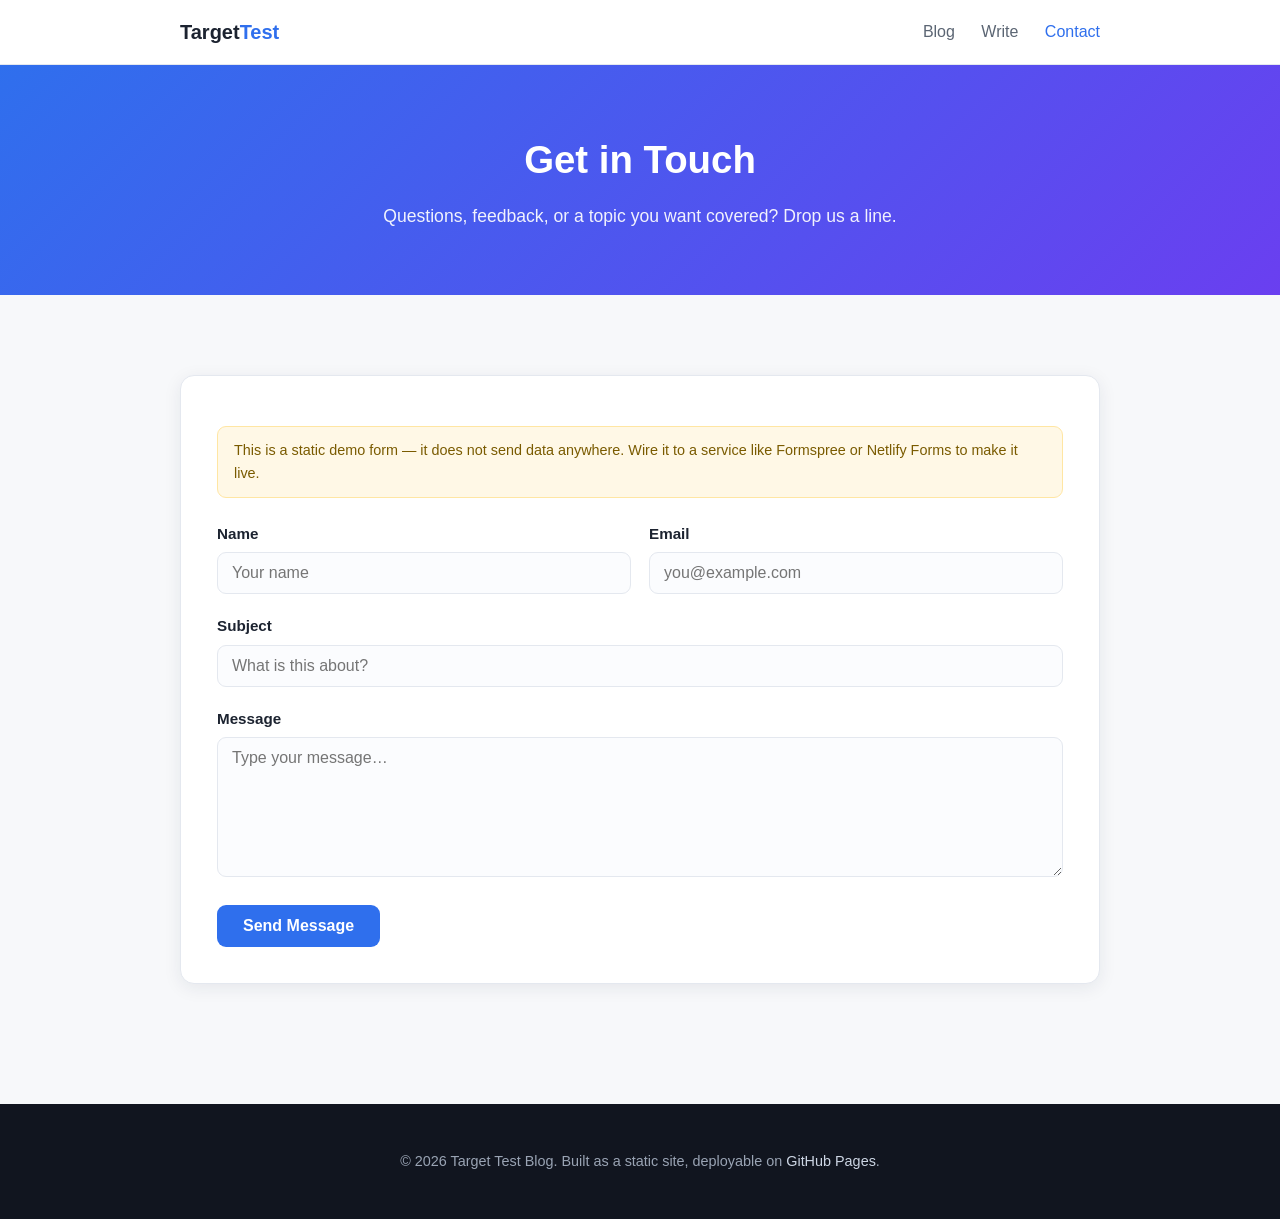
<file: contact.html>
<!DOCTYPE html>
<html lang="en">
<head>
  <meta charset="UTF-8" />
  <meta name="viewport" content="width=device-width, initial-scale=1.0" />
  <title>Contact Us — Target Test Blog</title>
  <link rel="stylesheet" href="css/style.css" />
</head>
<body>
  <header class="site-header">
    <div class="container">
      <a href="index.html" class="logo">Target<span>Test</span></a>
      <nav class="nav">
        <a href="index.html">Blog</a>
        <a href="new-post.html">Write</a>
        <a href="contact.html" class="active">Contact</a>
      </nav>
    </div>
  </header>

  <section class="hero">
    <div class="container">
      <h1>Get in Touch</h1>
      <p>Questions, feedback, or a topic you want covered? Drop us a line.</p>
    </div>
  </section>

  <main class="section">
    <div class="container">
      <div class="form-card">
        <div class="alert-success" id="success">Thanks! Your message has been recorded (demo only).</div>
        <p class="note">This is a static demo form — it does not send data anywhere. Wire it to a service like Formspree or Netlify Forms to make it live.</p>
        <form id="contact-form" onsubmit="return handleSubmit(event)">
          <div class="form-row">
            <div class="form-group">
              <label for="name">Name</label>
              <input type="text" id="name" name="name" placeholder="Your name" required />
            </div>
            <div class="form-group">
              <label for="email">Email</label>
              <input type="email" id="email" name="email" placeholder="you@example.com" required />
            </div>
          </div>
          <div class="form-group">
            <label for="subject">Subject</label>
            <input type="text" id="subject" name="subject" placeholder="What is this about?" required />
          </div>
          <div class="form-group">
            <label for="message">Message</label>
            <textarea id="message" name="message" placeholder="Type your message…" required></textarea>
          </div>
          <button type="submit" class="btn">Send Message</button>
        </form>
      </div>
    </div>
  </main>

  <footer class="site-footer">
    <div class="container">
      <p>&copy; 2026 Target Test Blog. Built as a static site, deployable on <a href="https://pages.github.com/">GitHub Pages</a>.</p>
    </div>
  </footer>

  <script>
    function handleSubmit(e) {
      e.preventDefault();
      document.getElementById("success").style.display = "block";
      document.getElementById("contact-form").reset();
      window.scrollTo({ top: 0, behavior: "smooth" });
      return false;
    }
  </script>
</body>
</html>
</file>
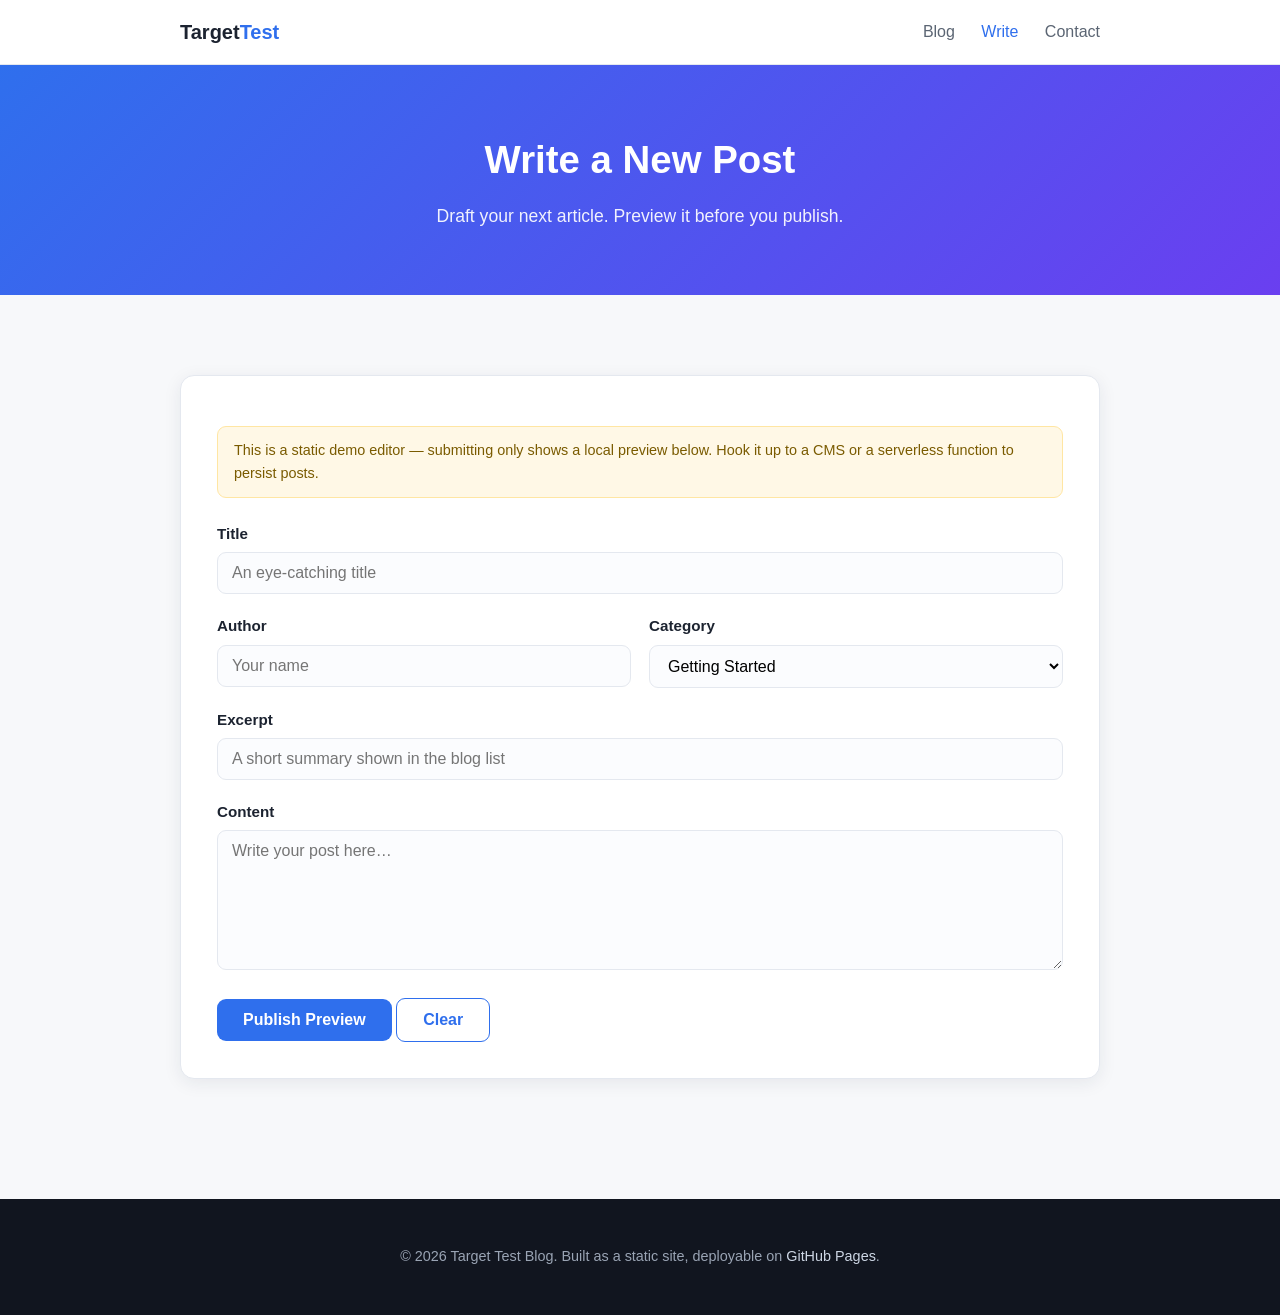
<file: new-post.html>
<!DOCTYPE html>
<html lang="en">
<head>
  <meta charset="UTF-8" />
  <meta name="viewport" content="width=device-width, initial-scale=1.0" />
  <title>New Blog Post — Target Test Blog</title>
  <link rel="stylesheet" href="css/style.css" />
</head>
<body>
  <header class="site-header">
    <div class="container">
      <a href="index.html" class="logo">Target<span>Test</span></a>
      <nav class="nav">
        <a href="index.html">Blog</a>
        <a href="new-post.html" class="active">Write</a>
        <a href="contact.html">Contact</a>
      </nav>
    </div>
  </header>

  <section class="hero">
    <div class="container">
      <h1>Write a New Post</h1>
      <p>Draft your next article. Preview it before you publish.</p>
    </div>
  </section>

  <main class="section">
    <div class="container">
      <div class="form-card">
        <div class="alert-success" id="success">Draft saved (demo only). Connect a backend or CMS to actually publish.</div>
        <p class="note">This is a static demo editor — submitting only shows a local preview below. Hook it up to a CMS or a serverless function to persist posts.</p>
        <form id="post-form" onsubmit="return handlePublish(event)">
          <div class="form-group">
            <label for="title">Title</label>
            <input type="text" id="title" name="title" placeholder="An eye-catching title" required />
          </div>
          <div class="form-row">
            <div class="form-group">
              <label for="author">Author</label>
              <input type="text" id="author" name="author" placeholder="Your name" required />
            </div>
            <div class="form-group">
              <label for="category">Category</label>
              <select id="category" name="category">
                <option>Getting Started</option>
                <option>Tutorial</option>
                <option>Design</option>
                <option>Performance</option>
                <option>Accessibility</option>
                <option>Opinion</option>
              </select>
            </div>
          </div>
          <div class="form-group">
            <label for="excerpt">Excerpt</label>
            <input type="text" id="excerpt" name="excerpt" placeholder="A short summary shown in the blog list" />
          </div>
          <div class="form-group">
            <label for="content">Content</label>
            <textarea id="content" name="content" placeholder="Write your post here…" required></textarea>
          </div>
          <button type="submit" class="btn">Publish Preview</button>
          <button type="reset" class="btn btn-ghost">Clear</button>
        </form>
      </div>

      <div class="article" id="preview" style="display:none;">
        <span class="tag" id="pv-tag"></span>
        <h1 id="pv-title"></h1>
        <div class="meta" id="pv-meta"></div>
        <div id="pv-body"></div>
      </div>
    </div>
  </main>

  <footer class="site-footer">
    <div class="container">
      <p>&copy; 2026 Target Test Blog. Built as a static site, deployable on <a href="https://pages.github.com/">GitHub Pages</a>.</p>
    </div>
  </footer>

  <script>
    function handlePublish(e) {
      e.preventDefault();
      const title = document.getElementById("title").value;
      const author = document.getElementById("author").value;
      const category = document.getElementById("category").value;
      const content = document.getElementById("content").value;

      document.getElementById("pv-tag").textContent = category;
      document.getElementById("pv-title").textContent = title;
      document.getElementById("pv-meta").textContent =
        author + " · " + new Date().toLocaleDateString(undefined,
          { year: "numeric", month: "long", day: "numeric" }) + " · Draft";
      document.getElementById("pv-body").innerHTML =
        content.split(/\n\n+/).map(function (p) {
          return "<p>" + p.replace(/\n/g, "<br>") + "</p>";
        }).join("");

      document.getElementById("success").style.display = "block";
      document.getElementById("preview").style.display = "block";
      document.getElementById("preview").scrollIntoView({ behavior: "smooth" });
      return false;
    }
  </script>
</body>
</html>
</file>
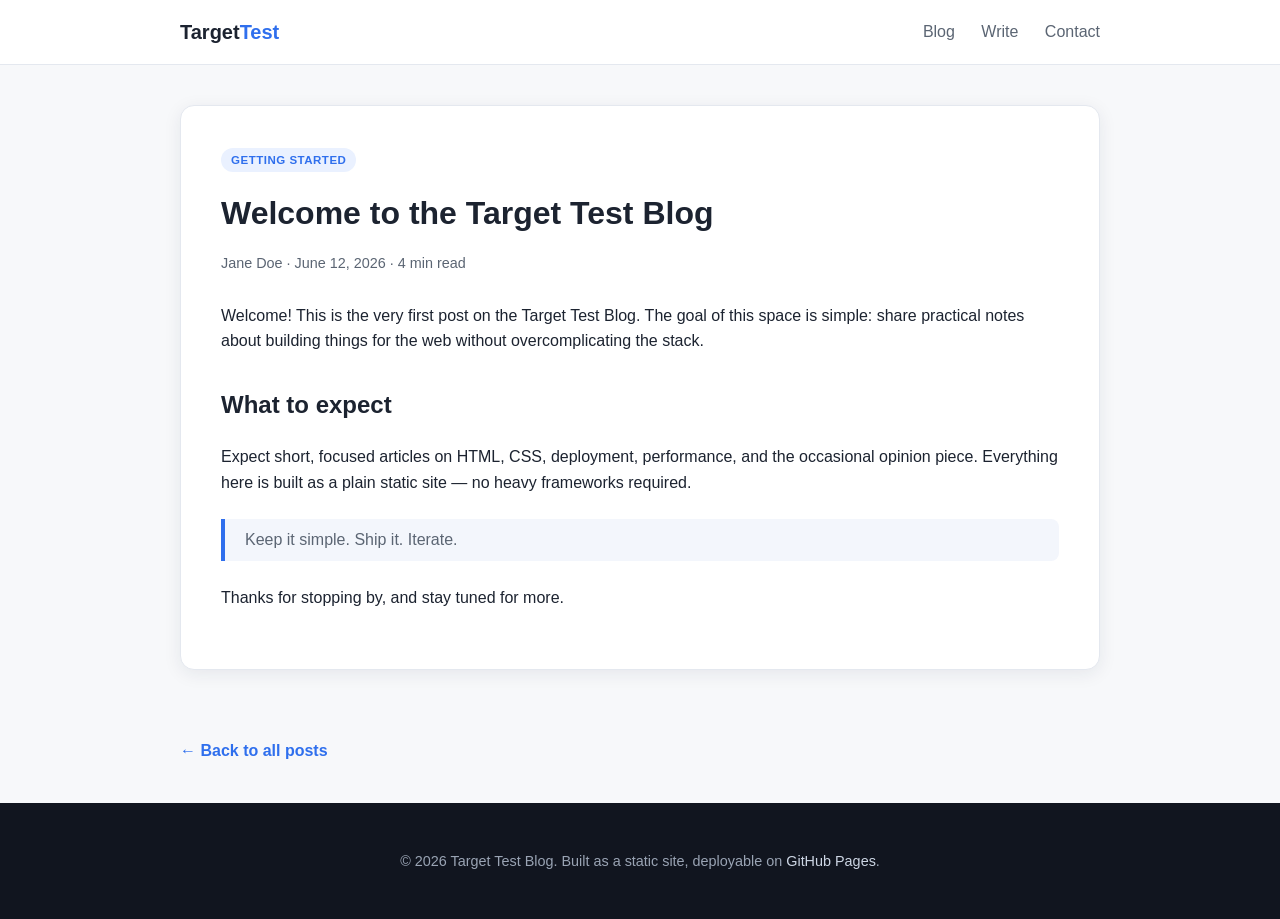
<file: post.html>
<!DOCTYPE html>
<html lang="en">
<head>
  <meta charset="UTF-8" />
  <meta name="viewport" content="width=device-width, initial-scale=1.0" />
  <title>Post — Target Test Blog</title>
  <link rel="stylesheet" href="css/style.css" />
</head>
<body>
  <header class="site-header">
    <div class="container">
      <a href="index.html" class="logo">Target<span>Test</span></a>
      <nav class="nav">
        <a href="index.html">Blog</a>
        <a href="new-post.html">Write</a>
        <a href="contact.html">Contact</a>
      </nav>
    </div>
  </header>

  <main>
    <div class="container">
      <article class="article">
        <span class="tag" id="post-tag">Tag</span>
        <h1 id="post-title">Loading…</h1>
        <div class="meta" id="post-meta"></div>
        <div id="post-body"></div>
      </article>
      <a href="index.html" class="back-link">← Back to all posts</a>
    </div>
  </main>

  <footer class="site-footer">
    <div class="container">
      <p>&copy; 2026 Target Test Blog. Built as a static site, deployable on <a href="https://pages.github.com/">GitHub Pages</a>.</p>
    </div>
  </footer>

  <script src="js/posts.js"></script>
</body>
</html>
</file>
<file: css/style.css>
:root {
  --bg: #f7f8fa;
  --surface: #ffffff;
  --text: #1c2330;
  --muted: #5b6573;
  --accent: #2f6fed;
  --accent-dark: #1f54c0;
  --border: #e4e8ef;
  --shadow: 0 4px 18px rgba(20, 35, 70, 0.08);
  --radius: 14px;
  --maxw: 960px;
}

* { box-sizing: border-box; }

body {
  margin: 0;
  font-family: -apple-system, BlinkMacSystemFont, "Segoe UI", Roboto, Helvetica, Arial, sans-serif;
  color: var(--text);
  background: var(--bg);
  line-height: 1.6;
}

a { color: var(--accent); text-decoration: none; }
a:hover { text-decoration: underline; }

.container { max-width: var(--maxw); margin: 0 auto; padding: 0 20px; }

/* Header */
.site-header {
  background: var(--surface);
  border-bottom: 1px solid var(--border);
  position: sticky;
  top: 0;
  z-index: 10;
}
.site-header .container {
  display: flex;
  align-items: center;
  justify-content: space-between;
  height: 64px;
}
.logo { font-weight: 700; font-size: 1.25rem; color: var(--text); }
.logo span { color: var(--accent); }
.nav a {
  margin-left: 22px;
  color: var(--muted);
  font-weight: 500;
}
.nav a:hover, .nav a.active { color: var(--accent); text-decoration: none; }

/* Hero */
.hero {
  background: linear-gradient(135deg, #2f6fed, #6a3ff0);
  color: #fff;
  padding: 64px 0;
  text-align: center;
}
.hero h1 { font-size: 2.4rem; margin: 0 0 12px; }
.hero p { font-size: 1.1rem; opacity: 0.92; margin: 0; }

/* Section */
.section { padding: 48px 0; }
.section-title { font-size: 1.5rem; margin: 0 0 24px; }

/* Blog grid */
.post-grid {
  display: grid;
  grid-template-columns: repeat(auto-fill, minmax(280px, 1fr));
  gap: 24px;
}
.card {
  background: var(--surface);
  border: 1px solid var(--border);
  border-radius: var(--radius);
  overflow: hidden;
  box-shadow: var(--shadow);
  transition: transform 0.15s ease, box-shadow 0.15s ease;
  display: flex;
  flex-direction: column;
}
.card:hover { transform: translateY(-4px); box-shadow: 0 10px 28px rgba(20,35,70,0.14); }
.card-thumb { height: 150px; background: linear-gradient(135deg,#dbe5ff,#e9defc); }
.card-body { padding: 18px 20px 22px; display: flex; flex-direction: column; flex: 1; }
.tag {
  display: inline-block;
  font-size: 0.72rem;
  font-weight: 600;
  text-transform: uppercase;
  letter-spacing: 0.5px;
  color: var(--accent);
  background: #eaf1ff;
  padding: 3px 10px;
  border-radius: 999px;
  margin-bottom: 10px;
  align-self: flex-start;
}
.card h3 { margin: 0 0 8px; font-size: 1.15rem; }
.card h3 a { color: var(--text); }
.card .excerpt { color: var(--muted); font-size: 0.95rem; flex: 1; }
.card .meta { margin-top: 14px; font-size: 0.82rem; color: var(--muted); }

/* Article */
.article { background: var(--surface); border:1px solid var(--border); border-radius: var(--radius); padding: 40px; box-shadow: var(--shadow); margin: 40px 0; }
.article h1 { font-size: 2rem; margin: 6px 0 12px; }
.article .meta { color: var(--muted); font-size: 0.9rem; margin-bottom: 28px; }
.article p { margin: 0 0 18px; }
.article h2 { margin-top: 32px; }
.article blockquote {
  border-left: 4px solid var(--accent);
  margin: 24px 0;
  padding: 8px 20px;
  color: var(--muted);
  background: #f3f6fc;
  border-radius: 0 8px 8px 0;
}

/* Forms */
.form-card {
  background: var(--surface);
  border: 1px solid var(--border);
  border-radius: var(--radius);
  padding: 36px;
  box-shadow: var(--shadow);
  margin: 32px 0;
}
.form-group { margin-bottom: 20px; }
.form-group label { display: block; font-weight: 600; margin-bottom: 6px; font-size: 0.95rem; }
.form-group input,
.form-group textarea,
.form-group select {
  width: 100%;
  padding: 11px 14px;
  border: 1px solid var(--border);
  border-radius: 9px;
  font-size: 1rem;
  font-family: inherit;
  background: #fbfcfe;
}
.form-group input:focus,
.form-group textarea:focus,
.form-group select:focus {
  outline: none;
  border-color: var(--accent);
  box-shadow: 0 0 0 3px rgba(47,111,237,0.15);
}
.form-group textarea { resize: vertical; min-height: 140px; }
.form-row { display: grid; grid-template-columns: 1fr 1fr; gap: 18px; }

.btn {
  display: inline-block;
  background: var(--accent);
  color: #fff;
  border: none;
  padding: 12px 26px;
  border-radius: 9px;
  font-size: 1rem;
  font-weight: 600;
  cursor: pointer;
  transition: background 0.15s ease;
}
.btn:hover { background: var(--accent-dark); text-decoration: none; }
.btn-ghost { background: transparent; color: var(--accent); border: 1px solid var(--accent); }
.btn-ghost:hover { background: #eaf1ff; }

.note {
  background: #fff8e6;
  border: 1px solid #ffe6a3;
  color: #7a5b00;
  padding: 12px 16px;
  border-radius: 9px;
  font-size: 0.9rem;
  margin-bottom: 24px;
}
.alert-success {
  background: #e7f8ee;
  border: 1px solid #a9e3c1;
  color: #1c7a45;
  padding: 12px 16px;
  border-radius: 9px;
  margin-bottom: 20px;
  display: none;
}

.back-link { display: inline-block; margin: 28px 0 0; font-weight: 600; }

/* Footer */
.site-footer {
  background: #11151f;
  color: #9aa4b4;
  padding: 32px 0;
  text-align: center;
  font-size: 0.9rem;
  margin-top: 40px;
}
.site-footer a { color: #cdd6e4; }

@media (max-width: 560px) {
  .form-row { grid-template-columns: 1fr; }
  .hero h1 { font-size: 1.8rem; }
  .nav a { margin-left: 14px; }
  .article { padding: 24px; }
}
</file>
